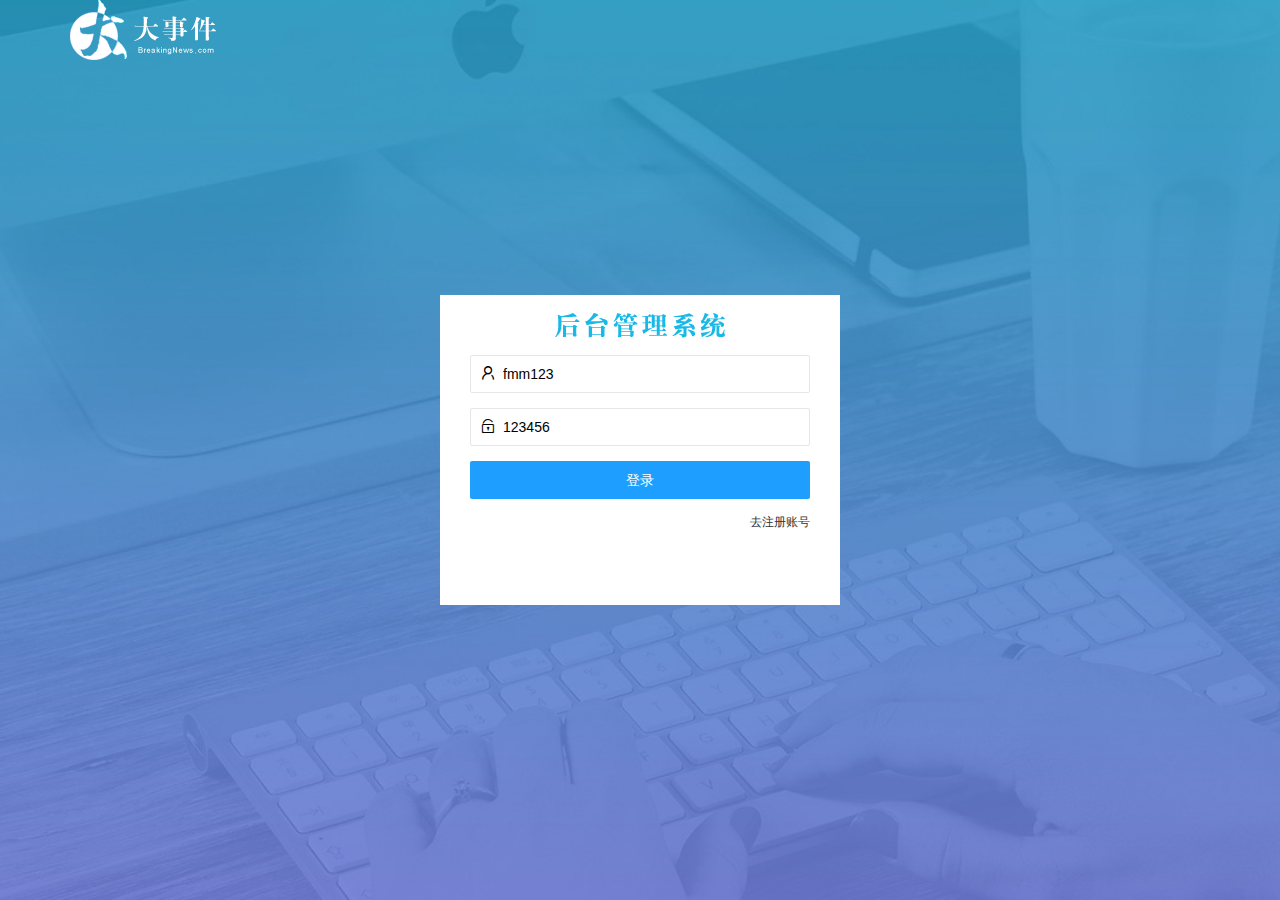
<file: login.html>
<!DOCTYPE html>
<html lang="en">

<head>
    <meta charset="UTF-8">
    <meta name="viewport" content="width=device-width, initial-scale=1.0">
    <title>Document</title>
    <link rel="stylesheet" href="/assets/lib/layui/css/layui.css">
    <link rel="stylesheet" href="/assets/css/login.css">
</head>

<body>
    <!-- 顶部logo -->
    <div class="layui-main">
        <img src="/assets/images/logo.png" alt="">
    </div>
    <!-- 注册和登录区域 -->
    <div class="loginAndRegBox">
        <!-- 登录注册标题 -->
        <div class="title-box">
        </div>
        <!-- 登录区域 -->
        <div class="login-box">
            <form class="layui-form" id="form_login">
                <!-- 用户名 -->
                <div class="layui-form-item">
                    <i class="layui-icon layui-icon-username"></i>
                    <input type="text" name="username" value="fmm123" required lay-verify="required" placeholder="请输入用户名"
                        autocomplete="off" class="layui-input">
                </div>
                <!-- 密码 -->
                <div class="layui-form-item">
                    <i class="layui-icon layui-icon-password"></i>
                    <input type="text" name="password" value="123456" required lay-verify="required|pwd" placeholder="请输入密码"
                        autocomplete="off" class="layui-input">
                </div>
                <!-- 提交 -->
                <div class="layui-form-item">
                    <button class="layui-btn layui-btn-fluid layui-btn-normal" lay-submit lay-filter="formDemo">登录</button>
                </div>
                <div class="layui-form-item links">
                    <a href="javascript:;" id="link_reg">去注册账号</a>
                </div>
            </form>

        </div>
        <!-- 注册区域 -->
        <div class="reg-box" style="display: none;" >
            <!-- 注册表单 -->
            <form class="layui-form" action="" id="form_reg">
                <!-- 用户名 -->
                <div class="layui-form-item">
                    <i class="layui-icon layui-icon-username"></i>
                    <input type="text" name="username" required lay-verify="required" placeholder="请输入用户名"
                        autocomplete="off" class="layui-input">
                </div>
                <!-- 密码 -->
                <div class="layui-form-item">
                    <i class="layui-icon layui-icon-password"></i>
                    <input type="text" name="password" required lay-verify="required|pwd" placeholder="请输入密码"
                        autocomplete="off" class="layui-input">
                </div>
                <!-- 确认密码 -->
                <div class="layui-form-item">
                    <i class="layui-icon layui-icon-password"></i>
                    <input type="text" name="repassword" required lay-verify="required|pwd|repwd" placeholder="再次确认密码"
                        autocomplete="off" class="layui-input">
                </div>
                <!-- 提交 -->
                <div class="layui-form-item">
                    <button class="layui-btn layui-btn-fluid layui-btn-normal" lay-submit>注册</button>
                </div>
                <div class="layui-form-item links">
                    <a href="javascript:;" id="link_login">去登录</a>
                </div>
            </form>
            
        </div>
    </div>

    <script src="/assets/lib/layui/layui.all.js"></script>
    <script src="/assets/lib/jquery.js"></script>
    <script src="/assets/js/baseAPI.js"></script>
    <script src="/assets/js/login.js"></script>
</body>

</html>
</file>
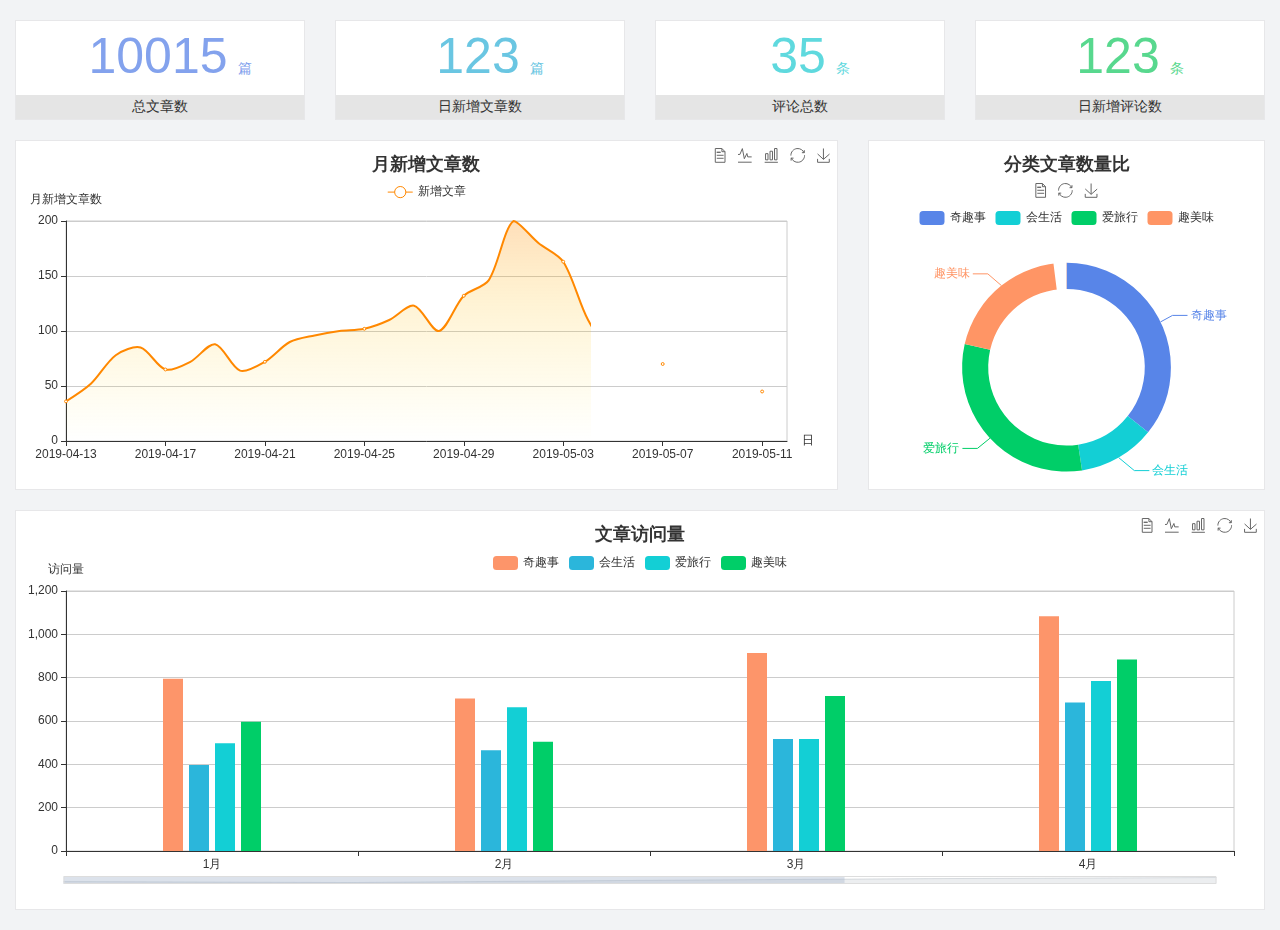
<file: home/dashboard.html>
<!DOCTYPE html>
<html lang="en">

<head>
  <meta charset="UTF-8">
  <meta name="viewport" content="width=device-width, initial-scale=1.0">
  <meta http-equiv="X-UA-Compatible" content="ie=edge">
  <title>图表统计</title>
  <link rel="stylesheet" href="../assets/lib/bootstrap.css" />
  <link rel="stylesheet" href="../assets/lib/main.css" />
  <script src="../assets/lib/jquery.js"></script>
  <script type="text/javascript" src="../assets/lib/echarts.min.js"></script>
</head>

<body>
  <div class="container-fluid">
    <div class="row spannel_list">
      <div class="col-sm-3 col-xs-6">
        <div class="spannel">
          <em>10015</em><span>篇</span>
          <b>总文章数</b>
        </div>
      </div>
      <div class="col-sm-3 col-xs-6">
        <div class="spannel scolor01">
          <em>123</em><span>篇</span>
          <b>日新增文章数</b>
        </div>
      </div>
      <div class="col-sm-3 col-xs-6">
        <div class="spannel scolor02">
          <em>35</em><span>条</span>
          <b>评论总数</b>
        </div>
      </div>
      <div class="col-sm-3 col-xs-6">
        <div class="spannel scolor03">
          <em>123</em><span>条</span>
          <b>日新增评论数</b>
        </div>
      </div>
    </div>
  </div>

  <div class="container-fluid">
    <div class="row curve-pie">
      <div class="col-lg-8 col-md-8">
        <div class="gragh_pannel" id="curve_show"></div>
      </div>
      <div class="col-lg-4 col-md-4">
        <div class="gragh_pannel" id="pie_show"></div>
      </div>
    </div>
  </div>

  <div class="container-fluid">
    <div class="column_pannel" id="column_show"></div>
  </div>

  <script>
    var oChart = echarts.init(document.getElementById('curve_show'));
    var aList_all = [
      { 'count': 36, 'date': '2019-04-13' },
      { 'count': 52, 'date': '2019-04-14' },
      { 'count': 78, 'date': '2019-04-15' },
      { 'count': 85, 'date': '2019-04-16' },
      { 'count': 65, 'date': '2019-04-17' },
      { 'count': 72, 'date': '2019-04-18' },
      { 'count': 88, 'date': '2019-04-19' },
      { 'count': 64, 'date': '2019-04-20' },
      { 'count': 72, 'date': '2019-04-21' },
      { 'count': 90, 'date': '2019-04-22' },
      { 'count': 96, 'date': '2019-04-23' },
      { 'count': 100, 'date': '2019-04-24' },
      { 'count': 102, 'date': '2019-04-25' },
      { 'count': 110, 'date': '2019-04-26' },
      { 'count': 123, 'date': '2019-04-27' },
      { 'count': 100, 'date': '2019-04-28' },
      { 'count': 132, 'date': '2019-04-29' },
      { 'count': 146, 'date': '2019-04-30' },
      { 'count': 200, 'date': '2019-05-01' },
      { 'count': 180, 'date': '2019-05-02' },
      { 'count': 163, 'date': '2019-05-03' },
      { 'count': 110, 'date': '2019-05-04' },
      { 'count': 80, 'date': '2019-05-05' },
      { 'count': 82, 'date': '2019-05-06' },
      { 'count': 70, 'date': '2019-05-07' },
      { 'count': 65, 'date': '2019-05-08' },
      { 'count': 54, 'date': '2019-05-09' },
      { 'count': 40, 'date': '2019-05-10' },
      { 'count': 45, 'date': '2019-05-11' },
      { 'count': 38, 'date': '2019-05-12' },
    ];

    let aCount = [];
    let aDate = [];

    for (var i = 0; i < aList_all.length; i++) {
      aCount.push(aList_all[i].count);
      aDate.push(aList_all[i].date);
    }

    var chartopt = {
      title: {
        text: '月新增文章数',
        left: 'center',
        top: '10'
      },
      tooltip: {
        trigger: 'axis'
      },
      legend: {
        data: ['新增文章'],
        top: '40'
      },
      toolbox: {
        show: true,
        feature: {
          mark: { show: true },
          dataView: { show: true, readOnly: false },
          magicType: { show: true, type: ['line', 'bar'] },
          restore: { show: true },
          saveAsImage: { show: true }
        }
      },
      calculable: true,
      xAxis: [
        {
          name: '日',
          type: 'category',
          boundaryGap: false,
          data: aDate
        }
      ],
      yAxis: [
        {
          name: '月新增文章数',
          type: 'value'
        }
      ],
      series: [
        {
          name: '新增文章',
          type: 'line',
          smooth: true,
          itemStyle: { normal: { areaStyle: { type: 'default' }, color: '#f80' }, lineStyle: { color: '#f80' } },
          data: aCount
        }],
      areaStyle: {
        normal: {
          color: new echarts.graphic.LinearGradient(0, 0, 0, 1, [{
            offset: 0,
            color: 'rgba(255,136,0,0.39)'
          }, {
            offset: .34,
            color: 'rgba(255,180,0,0.25)'
          }, {
            offset: 1,
            color: 'rgba(255,222,0,0.00)'
          }])

        }
      },
      grid: {
        show: true,
        x: 50,
        x2: 50,
        y: 80,
        height: 220
      }
    };

    oChart.setOption(chartopt);


    var oPie = echarts.init(document.getElementById('pie_show'));
    var oPieopt =
    {
      title: {
        top: 10,
        text: '分类文章数量比',
        x: 'center'
      },
      tooltip: {
        trigger: 'item',
        formatter: "{a} <br/>{b} : {c} ({d}%)"
      },
      color: ['#5885e8', '#13cfd5', '#00ce68', '#ff9565'],
      legend: {
        x: 'center',
        top: 65,
        data: ['奇趣事', '会生活', '爱旅行', '趣美味']
      },
      toolbox: {
        show: true,
        x: 'center',
        top: 35,
        feature: {
          mark: { show: true },
          dataView: { show: true, readOnly: false },
          magicType: {
            show: true,
            type: ['pie', 'funnel'],
            option: {
              funnel: {
                x: '25%',
                width: '50%',
                funnelAlign: 'left',
                max: 1548
              }
            }
          },
          restore: { show: true },
          saveAsImage: { show: true }
        }
      },
      calculable: true,
      series: [
        {
          name: '访问来源',
          type: 'pie',
          radius: ['45%', '60%'],
          center: ['50%', '65%'],
          data: [
            { value: 300, name: '奇趣事' },
            { value: 100, name: '会生活' },
            { value: 260, name: '爱旅行' },
            { value: 180, name: '趣美味' }
          ]
        }
      ]
    };
    oPie.setOption(oPieopt);



    var oColumn = this.echarts.init(document.getElementById('column_show'));
    var oColumnopt =
    {
      title: {
        text: '文章访问量',
        left: 'center',
        top: '10'
      },
      tooltip: {
        trigger: 'axis'
      },
      legend: {
        data: ['奇趣事', '会生活', '爱旅行', '趣美味'],
        top: '40'
      },
      toolbox: {
        show: true,
        feature: {
          mark: { show: true },
          dataView: { show: true, readOnly: false },
          magicType: { show: true, type: ['line', 'bar'] },
          restore: { show: true },
          saveAsImage: { show: true }
        }
      },
      calculable: true,
      xAxis: [
        {
          type: 'category',
          data: ['1月', '2月', '3月', '4月', '5月']
        }
      ],
      yAxis: [
        {
          name: '访问量',
          type: 'value'
        }
      ],
      series: [
        {
          name: '奇趣事',
          type: 'bar',
          barWidth: 20,
          itemStyle: {
            normal: { areaStyle: { type: 'default' }, color: '#fd956a' }
          },
          data: [800, 708, 920, 1090, 1200]
        },
        {
          name: '会生活',
          type: 'bar',
          barWidth: 20,
          itemStyle: {
            normal: { areaStyle: { type: 'default' }, color: '#2bb6db' }
          },
          data: [400, 468, 520, 690, 800]
        },
        {
          name: '爱旅行',
          type: 'bar',
          barWidth: 20,
          itemStyle: {
            normal: { areaStyle: { type: 'default' }, color: '#13cfd5' }
          },
          data: [500, 668, 520, 790, 900]
        },
        {
          name: '趣美味',
          type: 'bar',
          barWidth: 20,
          itemStyle: {
            normal: { areaStyle: { type: 'default' }, color: '#00ce68' }
          },
          data: [600, 508, 720, 890, 1000]
        }
      ],
      grid: {
        show: true,
        x: 50,
        x2: 30,
        y: 80,
        height: 260
      },
      dataZoom: [//给x轴设置滚动条
        {
          start: 0,//默认为0
          end: 100 - 1000 / 31,//默认为100
          type: 'slider',
          show: true,
          xAxisIndex: [0],
          handleSize: 0,//滑动条的 左右2个滑动条的大小
          height: 8,//组件高度
          left: 45, //左边的距离
          right: 50,//右边的距离
          bottom: 26,//右边的距离
          handleColor: '#ddd',//h滑动图标的颜色
          handleStyle: {
            borderColor: "#cacaca",
            borderWidth: "1",
            shadowBlur: 2,
            background: "#ddd",
            shadowColor: "#ddd",
          }
        }]
    };
    oColumn.setOption(oColumnopt);
  </script>
</body>

</html>
</file>
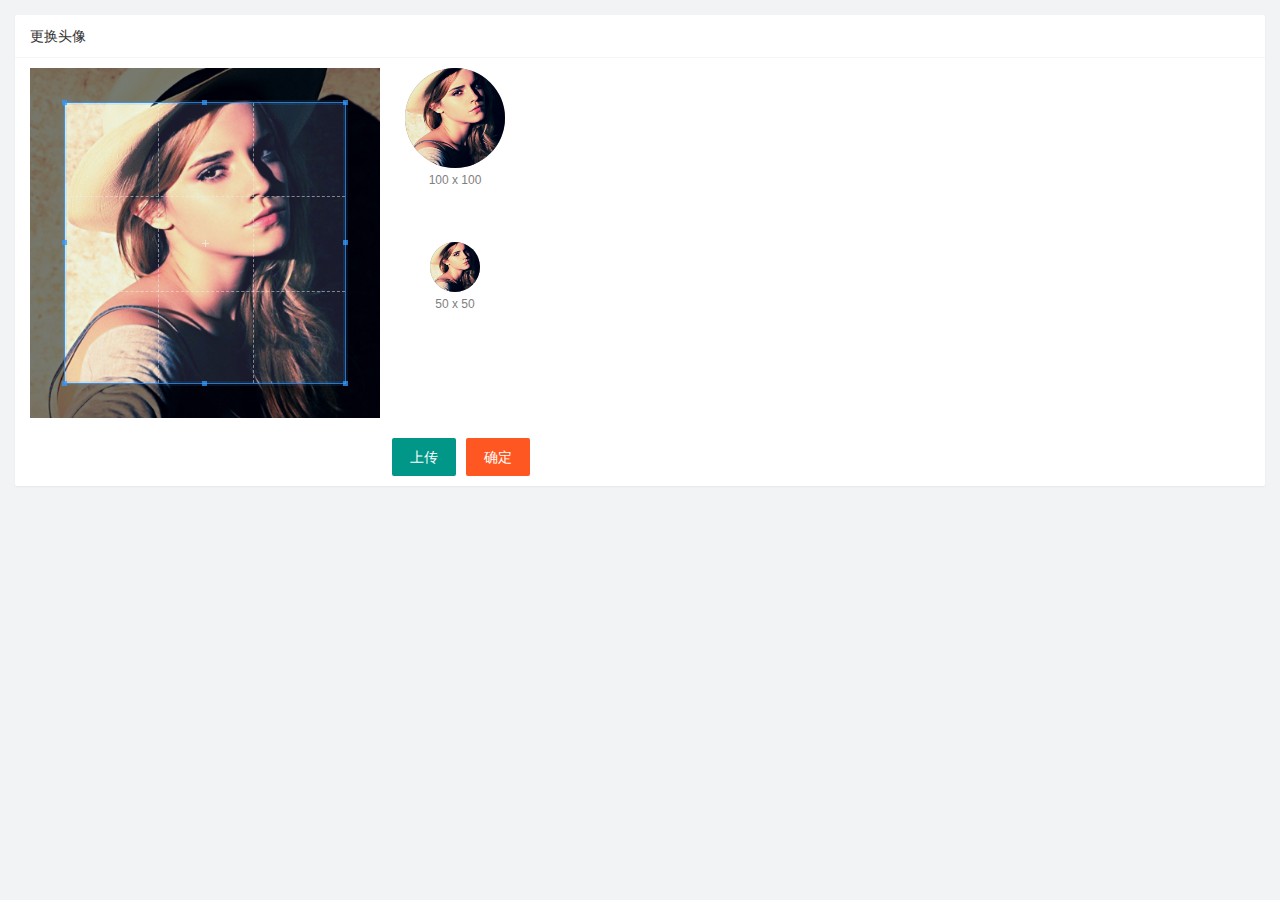
<file: user/user_avatar.html>
<!DOCTYPE html>
<html lang="en">

<head>
    <meta charset="UTF-8">
    <meta name="viewport" content="width=device-width, initial-scale=1.0">
    <title>Document</title>
    <link rel="stylesheet" href="/assets/lib/layui/css/layui.css">
    <link rel="stylesheet" href="/assets/lib/cropper/cropper.css" />
    <link rel="stylesheet" href="/assets/css/user/user_avatar.css">
</head>

<body>
    <div class="layui-card">
        <div class="layui-card-header">更换头像</div>
        <div class="layui-card-body">
            <!-- 第一行的图片裁剪和预览区域 -->
            <div class="row1">
                <!-- 图片裁剪区域 -->
                <div class="cropper-box">
                    <!-- 这个 img 标签很重要，将来会把它初始化为裁剪区域 -->
                    <img id="image" src="/assets/images/sample.jpg" />
                </div>
                <!-- 图片的预览区域 -->
                <div class="preview-box">
                    <div>
                        <!-- 宽高为 100px 的预览区域 -->
                        <div class="img-preview w100"></div>
                        <p class="size">100 x 100</p>
                    </div>
                    <div>
                        <!-- 宽高为 50px 的预览区域 -->
                        <div class="img-preview w50"></div>
                        <p class="size">50 x 50</p>
                    </div>
                </div>
            </div>

            <!-- 第二行的按钮区域 -->
            <div class="row2">
                <input type="file" id="file" accept="image/png,image/jpeg" style="display: none;">
                <button id="btnChooseImage"type="button" class="layui-btn">上传</button>
                <button id="btnUpLoad" type="button" class="layui-btn layui-btn-danger">确定</button>
            </div>
        </div>
    </div>
    <script src="/assets/lib/layui/layui.all.js"></script>
    <script src="/assets/lib/jquery.js"></script>
    <script src="/assets/js/baseAPI.js"></script>
    <script src="/assets/lib/cropper/Cropper.js"></script>
    <script src="/assets/lib/cropper/jquery-cropper.js"></script>
    <script src="/assets/js/user/user_avatar.js"></script>
</body>

</html>
</file>
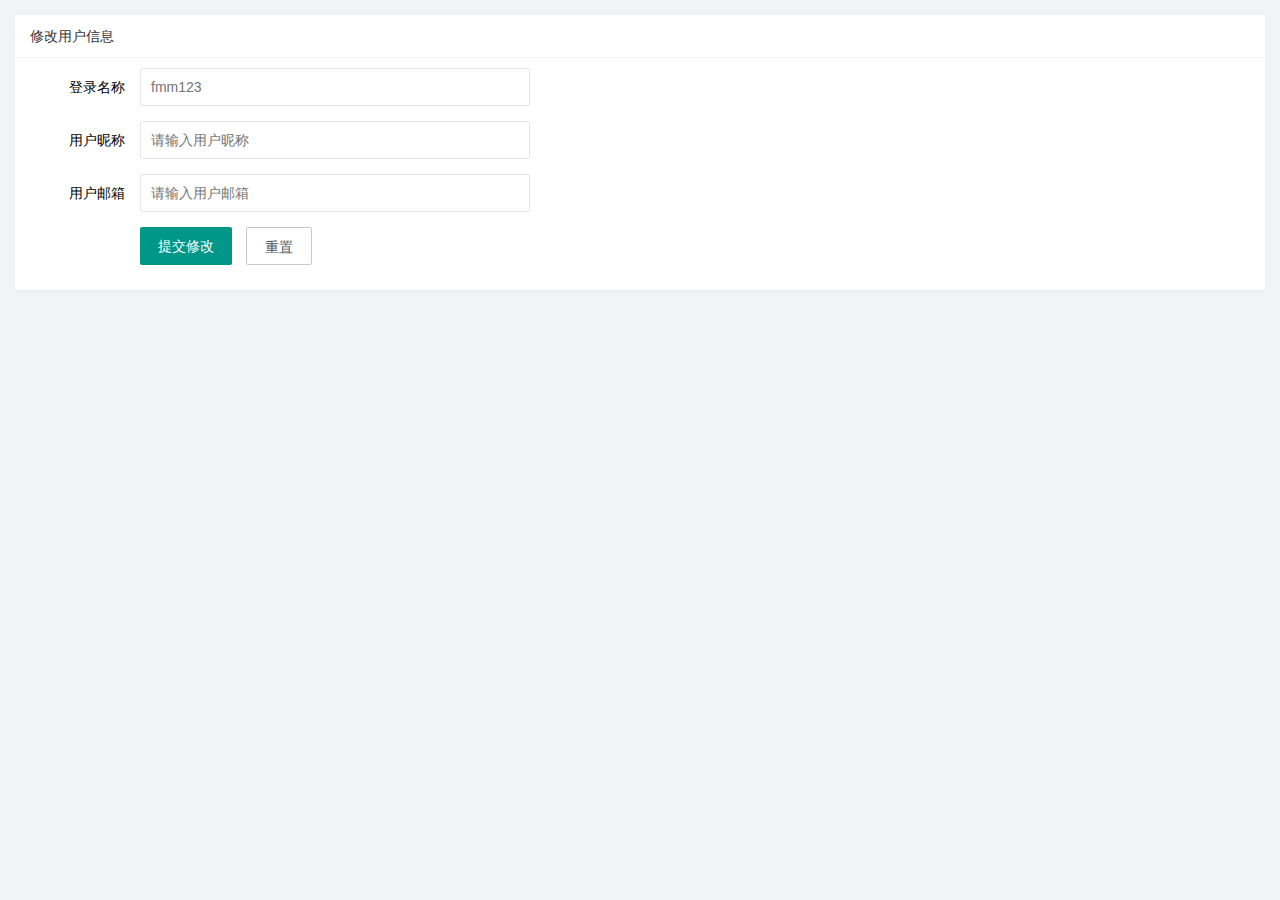
<file: user/user_info.html>
<!DOCTYPE html>
<html lang="en">

<head>
    <meta charset="UTF-8">
    <meta name="viewport" content="width=device-width, initial-scale=1.0">
    <title>Document</title>
    <link rel="stylesheet" href="/assets/lib/layui/css/layui.css">
    <link rel="stylesheet" href="/assets/css/user/user_info.css">
</head>

<body>
    <div class="layui-card">
        <div class="layui-card-header">修改用户信息</div>
        <div class="layui-card-body">
            <!-- form表单 -->
            <form class="layui-form" lay-filter = "formUserInfo">
                <!-- 隐藏域保存 id -->
                <input type="hidden" name="id">
                <!-- 1.登录名称 -->
                <div class="layui-form-item">
                    <label class="layui-form-label">登录名称</label>
                    <div class="layui-input-block">
                        <input type="text" readonly  name="username" required lay-verify="required" placeholder="fmm123"
                            autocomplete="off" class="layui-input">
                    </div>
                </div>
                <!-- 2.用户昵称 -->
                <div class="layui-form-item">
                    <label class="layui-form-label">用户昵称</label>
                    <div class="layui-input-block">
                        <input type="text" name="nickname" required lay-verify="required|nickname" placeholder="请输入用户昵称"
                            autocomplete="off" class="layui-input">
                    </div>
                </div>
                <!-- 3.用户邮箱 -->
                <div class="layui-form-item">
                    <label class="layui-form-label">用户邮箱</label>
                    <div class="layui-input-block">
                        <input type="email" name="email" required lay-verify="required" placeholder="请输入用户邮箱"
                            autocomplete="off" class="layui-input">
                    </div>
                </div>
                <!-- 4. -->
                <div class="layui-form-item">
                    <div class="layui-input-block">
                        <button class="layui-btn" lay-submit lay-filter="formDemo">提交修改</button>
                        <button id="btnreset" type="reset" class="layui-btn layui-btn-primary">重置</button>
                    </div>
                </div>
            </form>
        </div>
    </div>
    
    <script src="/assets/lib/layui/layui.all.js"></script>
    <script src="/assets/lib/jquery.js"></script>
    <script src="/assets/js/baseAPI.js"></script>
    <script src="/assets/js/user/user_info.js"></script>
</body>

</html>
</file>
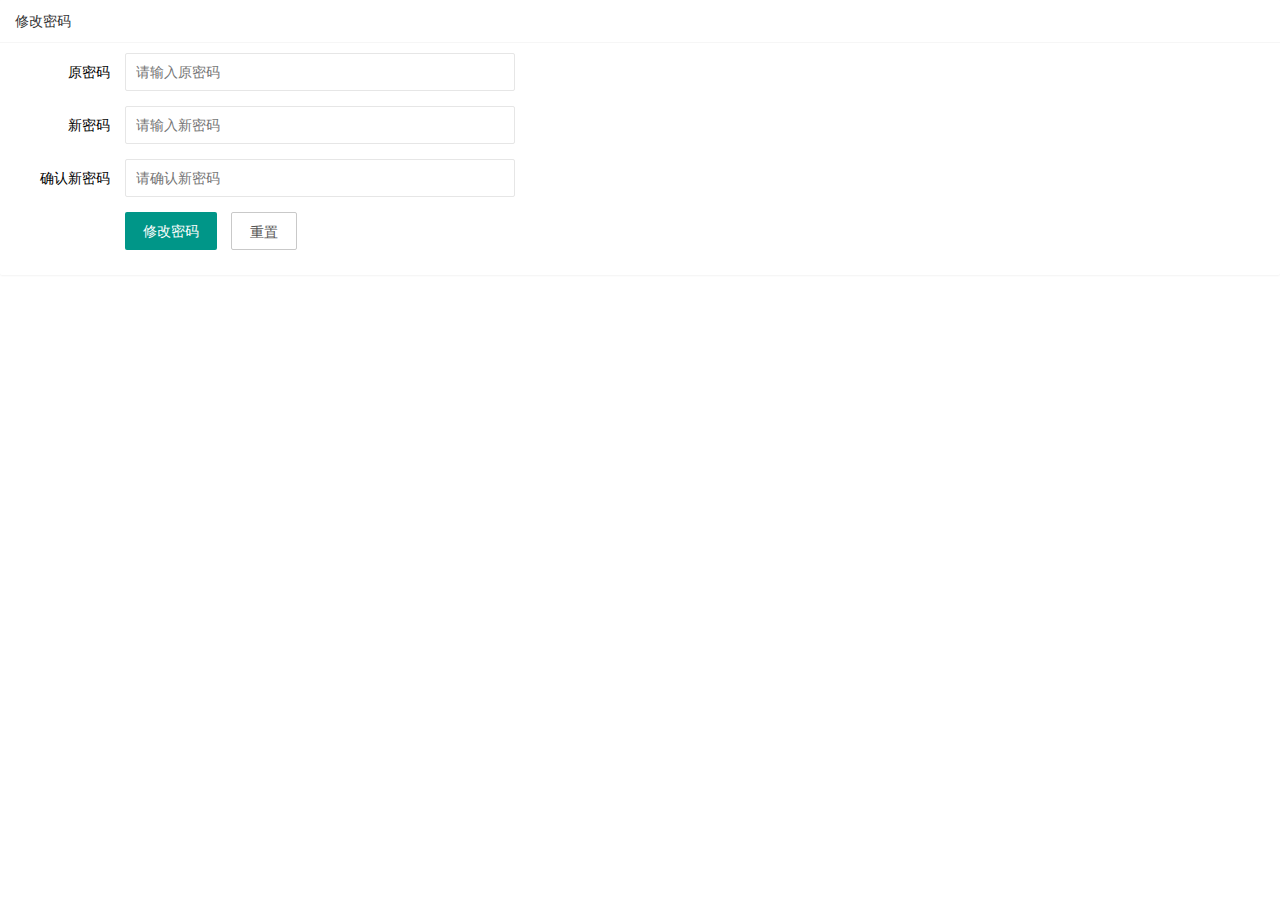
<file: user/user_pwd.html>
<!DOCTYPE html>
<html lang="en">

<head>
    <meta charset="UTF-8">
    <meta name="viewport" content="width=device-width, initial-scale=1.0">
    <title>Document</title>
    <link rel="stylesheet" href="/assets/lib/layui/css/layui.css">
    <link rel="stylesheet" href="/assets/css/user/user_pwd.css">
</head>

<body>
    <div class="layui-card">
        <div class="layui-card-header">修改密码</div>
        <div class="layui-card-body">
            <!-- form表单 -->
            <form class="layui-form" lay-filter = "formUserInfo">
                <!-- 隐藏域保存 id -->
                <input type="hidden" name="id">
                <!-- 1. -->
                <div class="layui-form-item">
                    <label class="layui-form-label">原密码</label>
                    <div class="layui-input-block">
                        <input type="text" name="oldPwd" required lay-verify="required|pass" placeholder="请输入原密码"
                            autocomplete="off" class="layui-input">
                    </div>
                </div>
                <!-- 2. -->
                <div class="layui-form-item">
                    <label class="layui-form-label">新密码</label>
                    <div class="layui-input-block">
                        <input type="text" name="newPwd" required lay-verify="required|pass|sampass" placeholder="请输入新密码"
                            autocomplete="off" class="layui-input">
                    </div>
                </div>
                <!-- 3. -->
                <div class="layui-form-item">
                    <label class="layui-form-label">确认新密码</label>
                    <div class="layui-input-block">
                        <input type="text" name="rePwd" required lay-verify="required|pass|repass" placeholder="请确认新密码"
                            autocomplete="off" class="layui-input">
                    </div>
                </div>
                <!-- 4. -->
                <div class="layui-form-item">
                    <div class="layui-input-block">
                        <button class="layui-btn" lay-submit lay-filter="formDemo">修改密码</button>
                        <button  type="reset" class="layui-btn layui-btn-primary">重置</button>
                    </div>
                </div>
            </form>
        </div>
    </div>
    
    <script src="/assets/lib/layui/layui.all.js"></script>
    <script src="/assets/lib/jquery.js"></script>
    <script src="/assets/js/baseAPI.js"></script>
    <script src="/assets/js/user/user_pwd.js"></script>
</body>

</html>
</file>
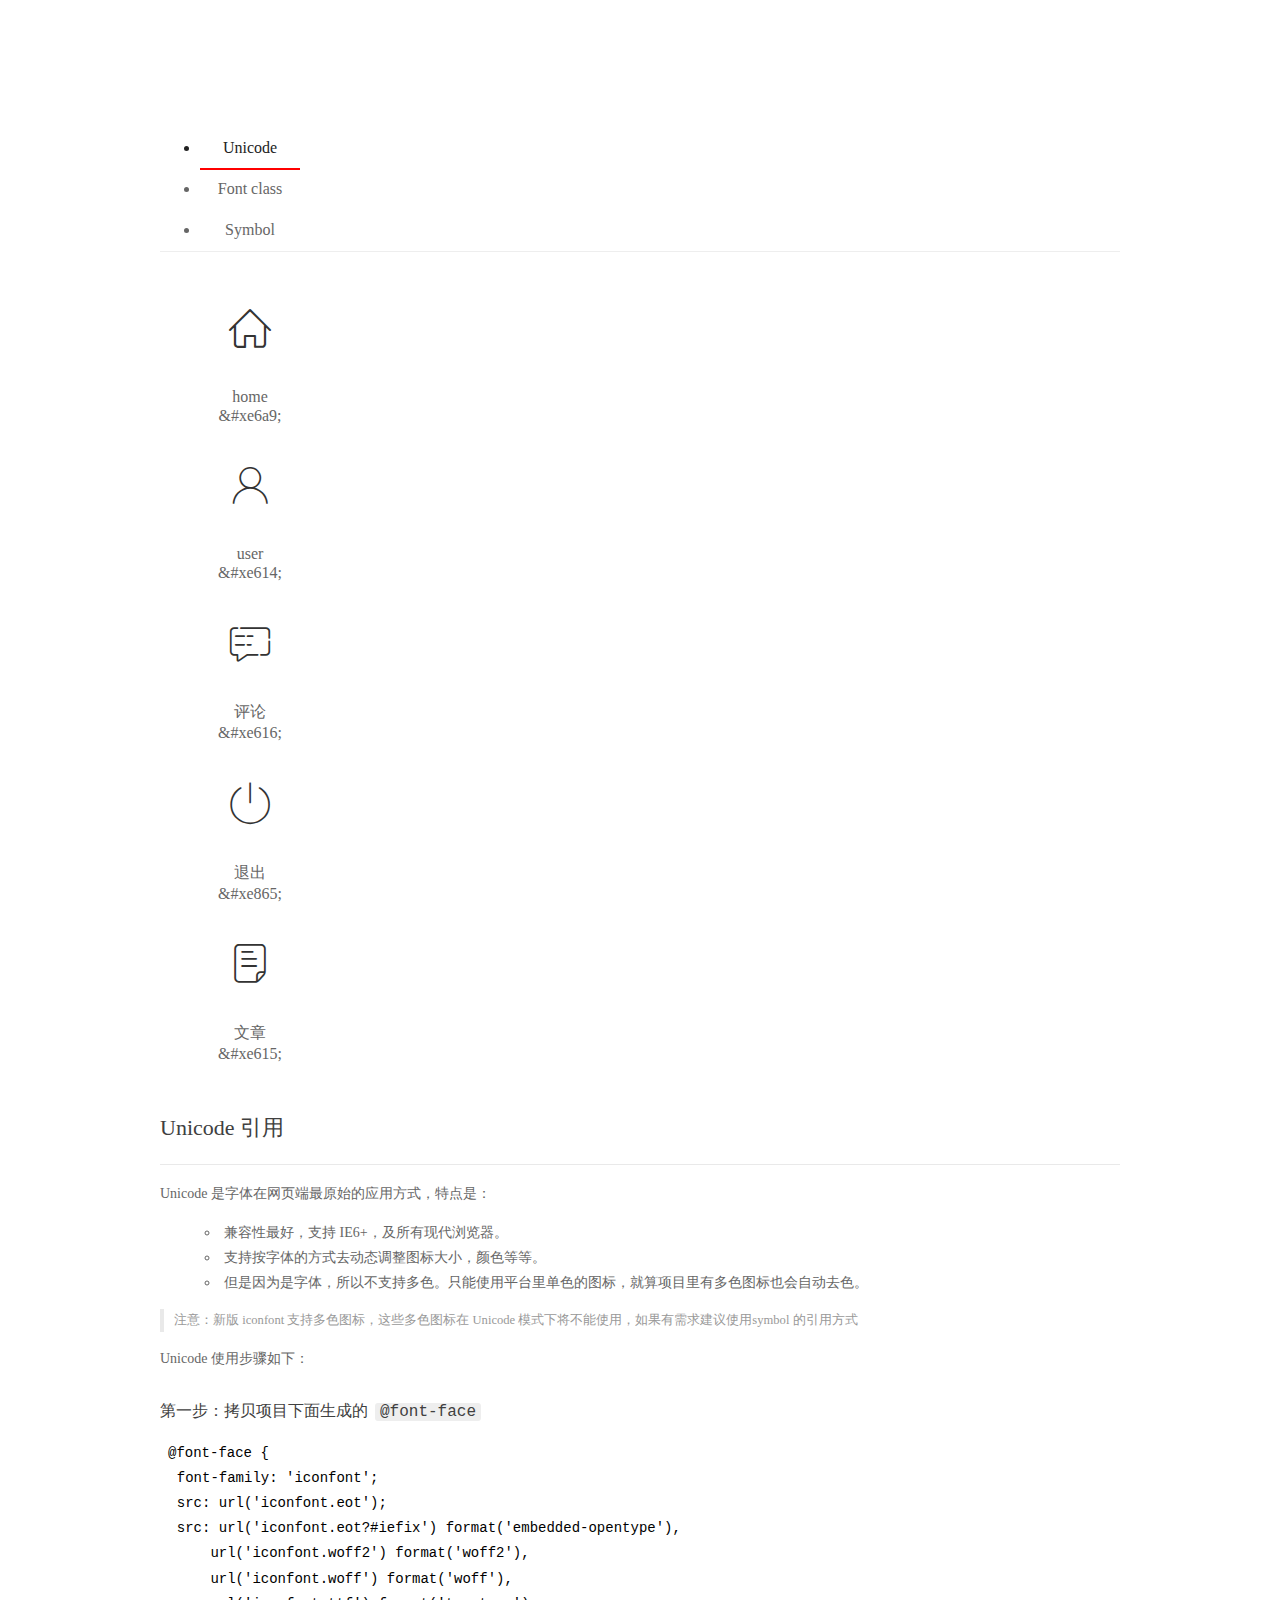
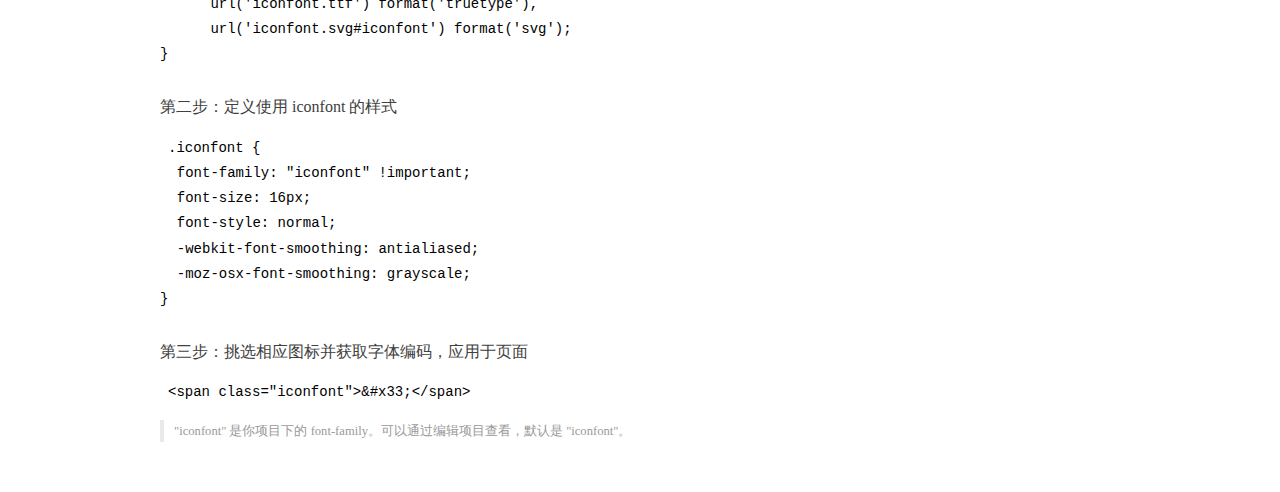
<file: assets/fonts/demo_index.html>
<!DOCTYPE html>
<html>
<head>
  <meta charset="utf-8"/>
  <title>IconFont Demo</title>
  <link rel="shortcut icon" href="https://gtms04.alicdn.com/tps/i4/TB1_oz6GVXXXXaFXpXXJDFnIXXX-64-64.ico" type="image/x-icon"/>
  <link rel="stylesheet" href="https://g.alicdn.com/thx/cube/1.3.2/cube.min.css">
  <link rel="stylesheet" href="demo.css">
  <link rel="stylesheet" href="iconfont.css">
  <script src="iconfont.js"></script>
  <!-- jQuery -->
  <script src="https://a1.alicdn.com/oss/uploads/2018/12/26/7bfddb60-08e8-11e9-9b04-53e73bb6408b.js"></script>
  <!-- 代码高亮 -->
  <script src="https://a1.alicdn.com/oss/uploads/2018/12/26/a3f714d0-08e6-11e9-8a15-ebf944d7534c.js"></script>
</head>
<body>
  <div class="main">
    <h1 class="logo"><a href="https://www.iconfont.cn/" title="iconfont 首页" target="_blank">&#xe86b;</a></h1>
    <div class="nav-tabs">
      <ul id="tabs" class="dib-box">
        <li class="dib active"><span>Unicode</span></li>
        <li class="dib"><span>Font class</span></li>
        <li class="dib"><span>Symbol</span></li>
      </ul>
      
    </div>
    <div class="tab-container">
      <div class="content unicode" style="display: block;">
          <ul class="icon_lists dib-box">
          
            <li class="dib">
              <span class="icon iconfont">&#xe6a9;</span>
                <div class="name">home</div>
                <div class="code-name">&amp;#xe6a9;</div>
              </li>
          
            <li class="dib">
              <span class="icon iconfont">&#xe614;</span>
                <div class="name">user</div>
                <div class="code-name">&amp;#xe614;</div>
              </li>
          
            <li class="dib">
              <span class="icon iconfont">&#xe616;</span>
                <div class="name">评论</div>
                <div class="code-name">&amp;#xe616;</div>
              </li>
          
            <li class="dib">
              <span class="icon iconfont">&#xe865;</span>
                <div class="name">退出</div>
                <div class="code-name">&amp;#xe865;</div>
              </li>
          
            <li class="dib">
              <span class="icon iconfont">&#xe615;</span>
                <div class="name">文章</div>
                <div class="code-name">&amp;#xe615;</div>
              </li>
          
          </ul>
          <div class="article markdown">
          <h2 id="unicode-">Unicode 引用</h2>
          <hr>

          <p>Unicode 是字体在网页端最原始的应用方式，特点是：</p>
          <ul>
            <li>兼容性最好，支持 IE6+，及所有现代浏览器。</li>
            <li>支持按字体的方式去动态调整图标大小，颜色等等。</li>
            <li>但是因为是字体，所以不支持多色。只能使用平台里单色的图标，就算项目里有多色图标也会自动去色。</li>
          </ul>
          <blockquote>
            <p>注意：新版 iconfont 支持多色图标，这些多色图标在 Unicode 模式下将不能使用，如果有需求建议使用symbol 的引用方式</p>
          </blockquote>
          <p>Unicode 使用步骤如下：</p>
          <h3 id="-font-face">第一步：拷贝项目下面生成的 <code>@font-face</code></h3>
<pre><code class="language-css"
>@font-face {
  font-family: 'iconfont';
  src: url('iconfont.eot');
  src: url('iconfont.eot?#iefix') format('embedded-opentype'),
      url('iconfont.woff2') format('woff2'),
      url('iconfont.woff') format('woff'),
      url('iconfont.ttf') format('truetype'),
      url('iconfont.svg#iconfont') format('svg');
}
</code></pre>
          <h3 id="-iconfont-">第二步：定义使用 iconfont 的样式</h3>
<pre><code class="language-css"
>.iconfont {
  font-family: "iconfont" !important;
  font-size: 16px;
  font-style: normal;
  -webkit-font-smoothing: antialiased;
  -moz-osx-font-smoothing: grayscale;
}
</code></pre>
          <h3 id="-">第三步：挑选相应图标并获取字体编码，应用于页面</h3>
<pre>
<code class="language-html"
>&lt;span class="iconfont"&gt;&amp;#x33;&lt;/span&gt;
</code></pre>
          <blockquote>
            <p>"iconfont" 是你项目下的 font-family。可以通过编辑项目查看，默认是 "iconfont"。</p>
          </blockquote>
          </div>
      </div>
      <div class="content font-class">
        <ul class="icon_lists dib-box">
          
          <li class="dib">
            <span class="icon iconfont icon-home"></span>
            <div class="name">
              home
            </div>
            <div class="code-name">.icon-home
            </div>
          </li>
          
          <li class="dib">
            <span class="icon iconfont icon-user"></span>
            <div class="name">
              user
            </div>
            <div class="code-name">.icon-user
            </div>
          </li>
          
          <li class="dib">
            <span class="icon iconfont icon-pinglun"></span>
            <div class="name">
              评论
            </div>
            <div class="code-name">.icon-pinglun
            </div>
          </li>
          
          <li class="dib">
            <span class="icon iconfont icon-tuichu"></span>
            <div class="name">
              退出
            </div>
            <div class="code-name">.icon-tuichu
            </div>
          </li>
          
          <li class="dib">
            <span class="icon iconfont icon-16"></span>
            <div class="name">
              文章
            </div>
            <div class="code-name">.icon-16
            </div>
          </li>
          
        </ul>
        <div class="article markdown">
        <h2 id="font-class-">font-class 引用</h2>
        <hr>

        <p>font-class 是 Unicode 使用方式的一种变种，主要是解决 Unicode 书写不直观，语意不明确的问题。</p>
        <p>与 Unicode 使用方式相比，具有如下特点：</p>
        <ul>
          <li>兼容性良好，支持 IE8+，及所有现代浏览器。</li>
          <li>相比于 Unicode 语意明确，书写更直观。可以很容易分辨这个 icon 是什么。</li>
          <li>因为使用 class 来定义图标，所以当要替换图标时，只需要修改 class 里面的 Unicode 引用。</li>
          <li>不过因为本质上还是使用的字体，所以多色图标还是不支持的。</li>
        </ul>
        <p>使用步骤如下：</p>
        <h3 id="-fontclass-">第一步：引入项目下面生成的 fontclass 代码：</h3>
<pre><code class="language-html">&lt;link rel="stylesheet" href="./iconfont.css"&gt;
</code></pre>
        <h3 id="-">第二步：挑选相应图标并获取类名，应用于页面：</h3>
<pre><code class="language-html">&lt;span class="iconfont icon-xxx"&gt;&lt;/span&gt;
</code></pre>
        <blockquote>
          <p>"
            iconfont" 是你项目下的 font-family。可以通过编辑项目查看，默认是 "iconfont"。</p>
        </blockquote>
      </div>
      </div>
      <div class="content symbol">
          <ul class="icon_lists dib-box">
          
            <li class="dib">
                <svg class="icon svg-icon" aria-hidden="true">
                  <use xlink:href="#icon-home"></use>
                </svg>
                <div class="name">home</div>
                <div class="code-name">#icon-home</div>
            </li>
          
            <li class="dib">
                <svg class="icon svg-icon" aria-hidden="true">
                  <use xlink:href="#icon-user"></use>
                </svg>
                <div class="name">user</div>
                <div class="code-name">#icon-user</div>
            </li>
          
            <li class="dib">
                <svg class="icon svg-icon" aria-hidden="true">
                  <use xlink:href="#icon-pinglun"></use>
                </svg>
                <div class="name">评论</div>
                <div class="code-name">#icon-pinglun</div>
            </li>
          
            <li class="dib">
                <svg class="icon svg-icon" aria-hidden="true">
                  <use xlink:href="#icon-tuichu"></use>
                </svg>
                <div class="name">退出</div>
                <div class="code-name">#icon-tuichu</div>
            </li>
          
            <li class="dib">
                <svg class="icon svg-icon" aria-hidden="true">
                  <use xlink:href="#icon-16"></use>
                </svg>
                <div class="name">文章</div>
                <div class="code-name">#icon-16</div>
            </li>
          
          </ul>
          <div class="article markdown">
          <h2 id="symbol-">Symbol 引用</h2>
          <hr>

          <p>这是一种全新的使用方式，应该说这才是未来的主流，也是平台目前推荐的用法。相关介绍可以参考这篇<a href="">文章</a>
            这种用法其实是做了一个 SVG 的集合，与另外两种相比具有如下特点：</p>
          <ul>
            <li>支持多色图标了，不再受单色限制。</li>
            <li>通过一些技巧，支持像字体那样，通过 <code>font-size</code>, <code>color</code> 来调整样式。</li>
            <li>兼容性较差，支持 IE9+，及现代浏览器。</li>
            <li>浏览器渲染 SVG 的性能一般，还不如 png。</li>
          </ul>
          <p>使用步骤如下：</p>
          <h3 id="-symbol-">第一步：引入项目下面生成的 symbol 代码：</h3>
<pre><code class="language-html">&lt;script src="./iconfont.js"&gt;&lt;/script&gt;
</code></pre>
          <h3 id="-css-">第二步：加入通用 CSS 代码（引入一次就行）：</h3>
<pre><code class="language-html">&lt;style&gt;
.icon {
  width: 1em;
  height: 1em;
  vertical-align: -0.15em;
  fill: currentColor;
  overflow: hidden;
}
&lt;/style&gt;
</code></pre>
          <h3 id="-">第三步：挑选相应图标并获取类名，应用于页面：</h3>
<pre><code class="language-html">&lt;svg class="icon" aria-hidden="true"&gt;
  &lt;use xlink:href="#icon-xxx"&gt;&lt;/use&gt;
&lt;/svg&gt;
</code></pre>
          </div>
      </div>

    </div>
  </div>
  <script>
  $(document).ready(function () {
      $('.tab-container .content:first').show()

      $('#tabs li').click(function (e) {
        var tabContent = $('.tab-container .content')
        var index = $(this).index()

        if ($(this).hasClass('active')) {
          return
        } else {
          $('#tabs li').removeClass('active')
          $(this).addClass('active')

          tabContent.hide().eq(index).fadeIn()
        }
      })
    })
  </script>
</body>
</html>
</file>
<file: assets/lib/layui/css/layui.css>
/** layui-v2.5.5 MIT License By https://www.layui.com */
 .layui-inline,img{display:inline-block;vertical-align:middle}h1,h2,h3,h4,h5,h6{font-weight:400}.layui-edge,.layui-header,.layui-inline,.layui-main{position:relative}.layui-body,.layui-edge,.layui-elip{overflow:hidden}.layui-btn,.layui-edge,.layui-inline,img{vertical-align:middle}.layui-btn,.layui-disabled,.layui-icon,.layui-unselect{-moz-user-select:none;-webkit-user-select:none;-ms-user-select:none}.layui-elip,.layui-form-checkbox span,.layui-form-pane .layui-form-label{text-overflow:ellipsis;white-space:nowrap}.layui-breadcrumb,.layui-tree-btnGroup{visibility:hidden}blockquote,body,button,dd,div,dl,dt,form,h1,h2,h3,h4,h5,h6,input,li,ol,p,pre,td,textarea,th,ul{margin:0;padding:0;-webkit-tap-highlight-color:rgba(0,0,0,0)}a:active,a:hover{outline:0}img{border:none}li{list-style:none}table{border-collapse:collapse;border-spacing:0}h4,h5,h6{font-size:100%}button,input,optgroup,option,select,textarea{font-family:inherit;font-size:inherit;font-style:inherit;font-weight:inherit;outline:0}pre{white-space:pre-wrap;white-space:-moz-pre-wrap;white-space:-pre-wrap;white-space:-o-pre-wrap;word-wrap:break-word}body{line-height:24px;font:14px Helvetica Neue,Helvetica,PingFang SC,Tahoma,Arial,sans-serif}hr{height:1px;margin:10px 0;border:0;clear:both}a{color:#333;text-decoration:none}a:hover{color:#777}a cite{font-style:normal;*cursor:pointer}.layui-border-box,.layui-border-box *{box-sizing:border-box}.layui-box,.layui-box *{box-sizing:content-box}.layui-clear{clear:both;*zoom:1}.layui-clear:after{content:'\20';clear:both;*zoom:1;display:block;height:0}.layui-inline{*display:inline;*zoom:1}.layui-edge{display:inline-block;width:0;height:0;border-width:6px;border-style:dashed;border-color:transparent}.layui-edge-top{top:-4px;border-bottom-color:#999;border-bottom-style:solid}.layui-edge-right{border-left-color:#999;border-left-style:solid}.layui-edge-bottom{top:2px;border-top-color:#999;border-top-style:solid}.layui-edge-left{border-right-color:#999;border-right-style:solid}.layui-disabled,.layui-disabled:hover{color:#d2d2d2!important;cursor:not-allowed!important}.layui-circle{border-radius:100%}.layui-show{display:block!important}.layui-hide{display:none!important}@font-face{font-family:layui-icon;src:url(../font/iconfont.eot?v=250);src:url(../font/iconfont.eot?v=250#iefix) format('embedded-opentype'),url(../font/iconfont.woff2?v=250) format('woff2'),url(../font/iconfont.woff?v=250) format('woff'),url(../font/iconfont.ttf?v=250) format('truetype'),url(../font/iconfont.svg?v=250#layui-icon) format('svg')}.layui-icon{font-family:layui-icon!important;font-size:16px;font-style:normal;-webkit-font-smoothing:antialiased;-moz-osx-font-smoothing:grayscale}.layui-icon-reply-fill:before{content:"\e611"}.layui-icon-set-fill:before{content:"\e614"}.layui-icon-menu-fill:before{content:"\e60f"}.layui-icon-search:before{content:"\e615"}.layui-icon-share:before{content:"\e641"}.layui-icon-set-sm:before{content:"\e620"}.layui-icon-engine:before{content:"\e628"}.layui-icon-close:before{content:"\1006"}.layui-icon-close-fill:before{content:"\1007"}.layui-icon-chart-screen:before{content:"\e629"}.layui-icon-star:before{content:"\e600"}.layui-icon-circle-dot:before{content:"\e617"}.layui-icon-chat:before{content:"\e606"}.layui-icon-release:before{content:"\e609"}.layui-icon-list:before{content:"\e60a"}.layui-icon-chart:before{content:"\e62c"}.layui-icon-ok-circle:before{content:"\1005"}.layui-icon-layim-theme:before{content:"\e61b"}.layui-icon-table:before{content:"\e62d"}.layui-icon-right:before{content:"\e602"}.layui-icon-left:before{content:"\e603"}.layui-icon-cart-simple:before{content:"\e698"}.layui-icon-face-cry:before{content:"\e69c"}.layui-icon-face-smile:before{content:"\e6af"}.layui-icon-survey:before{content:"\e6b2"}.layui-icon-tree:before{content:"\e62e"}.layui-icon-upload-circle:before{content:"\e62f"}.layui-icon-add-circle:before{content:"\e61f"}.layui-icon-download-circle:before{content:"\e601"}.layui-icon-templeate-1:before{content:"\e630"}.layui-icon-util:before{content:"\e631"}.layui-icon-face-surprised:before{content:"\e664"}.layui-icon-edit:before{content:"\e642"}.layui-icon-speaker:before{content:"\e645"}.layui-icon-down:before{content:"\e61a"}.layui-icon-file:before{content:"\e621"}.layui-icon-layouts:before{content:"\e632"}.layui-icon-rate-half:before{content:"\e6c9"}.layui-icon-add-circle-fine:before{content:"\e608"}.layui-icon-prev-circle:before{content:"\e633"}.layui-icon-read:before{content:"\e705"}.layui-icon-404:before{content:"\e61c"}.layui-icon-carousel:before{content:"\e634"}.layui-icon-help:before{content:"\e607"}.layui-icon-code-circle:before{content:"\e635"}.layui-icon-water:before{content:"\e636"}.layui-icon-username:before{content:"\e66f"}.layui-icon-find-fill:before{content:"\e670"}.layui-icon-about:before{content:"\e60b"}.layui-icon-location:before{content:"\e715"}.layui-icon-up:before{content:"\e619"}.layui-icon-pause:before{content:"\e651"}.layui-icon-date:before{content:"\e637"}.layui-icon-layim-uploadfile:before{content:"\e61d"}.layui-icon-delete:before{content:"\e640"}.layui-icon-play:before{content:"\e652"}.layui-icon-top:before{content:"\e604"}.layui-icon-friends:before{content:"\e612"}.layui-icon-refresh-3:before{content:"\e9aa"}.layui-icon-ok:before{content:"\e605"}.layui-icon-layer:before{content:"\e638"}.layui-icon-face-smile-fine:before{content:"\e60c"}.layui-icon-dollar:before{content:"\e659"}.layui-icon-group:before{content:"\e613"}.layui-icon-layim-download:before{content:"\e61e"}.layui-icon-picture-fine:before{content:"\e60d"}.layui-icon-link:before{content:"\e64c"}.layui-icon-diamond:before{content:"\e735"}.layui-icon-log:before{content:"\e60e"}.layui-icon-rate-solid:before{content:"\e67a"}.layui-icon-fonts-del:before{content:"\e64f"}.layui-icon-unlink:before{content:"\e64d"}.layui-icon-fonts-clear:before{content:"\e639"}.layui-icon-triangle-r:before{content:"\e623"}.layui-icon-circle:before{content:"\e63f"}.layui-icon-radio:before{content:"\e643"}.layui-icon-align-center:before{content:"\e647"}.layui-icon-align-right:before{content:"\e648"}.layui-icon-align-left:before{content:"\e649"}.layui-icon-loading-1:before{content:"\e63e"}.layui-icon-return:before{content:"\e65c"}.layui-icon-fonts-strong:before{content:"\e62b"}.layui-icon-upload:before{content:"\e67c"}.layui-icon-dialogue:before{content:"\e63a"}.layui-icon-video:before{content:"\e6ed"}.layui-icon-headset:before{content:"\e6fc"}.layui-icon-cellphone-fine:before{content:"\e63b"}.layui-icon-add-1:before{content:"\e654"}.layui-icon-face-smile-b:before{content:"\e650"}.layui-icon-fonts-html:before{content:"\e64b"}.layui-icon-form:before{content:"\e63c"}.layui-icon-cart:before{content:"\e657"}.layui-icon-camera-fill:before{content:"\e65d"}.layui-icon-tabs:before{content:"\e62a"}.layui-icon-fonts-code:before{content:"\e64e"}.layui-icon-fire:before{content:"\e756"}.layui-icon-set:before{content:"\e716"}.layui-icon-fonts-u:before{content:"\e646"}.layui-icon-triangle-d:before{content:"\e625"}.layui-icon-tips:before{content:"\e702"}.layui-icon-picture:before{content:"\e64a"}.layui-icon-more-vertical:before{content:"\e671"}.layui-icon-flag:before{content:"\e66c"}.layui-icon-loading:before{content:"\e63d"}.layui-icon-fonts-i:before{content:"\e644"}.layui-icon-refresh-1:before{content:"\e666"}.layui-icon-rmb:before{content:"\e65e"}.layui-icon-home:before{content:"\e68e"}.layui-icon-user:before{content:"\e770"}.layui-icon-notice:before{content:"\e667"}.layui-icon-login-weibo:before{content:"\e675"}.layui-icon-voice:before{content:"\e688"}.layui-icon-upload-drag:before{content:"\e681"}.layui-icon-login-qq:before{content:"\e676"}.layui-icon-snowflake:before{content:"\e6b1"}.layui-icon-file-b:before{content:"\e655"}.layui-icon-template:before{content:"\e663"}.layui-icon-auz:before{content:"\e672"}.layui-icon-console:before{content:"\e665"}.layui-icon-app:before{content:"\e653"}.layui-icon-prev:before{content:"\e65a"}.layui-icon-website:before{content:"\e7ae"}.layui-icon-next:before{content:"\e65b"}.layui-icon-component:before{content:"\e857"}.layui-icon-more:before{content:"\e65f"}.layui-icon-login-wechat:before{content:"\e677"}.layui-icon-shrink-right:before{content:"\e668"}.layui-icon-spread-left:before{content:"\e66b"}.layui-icon-camera:before{content:"\e660"}.layui-icon-note:before{content:"\e66e"}.layui-icon-refresh:before{content:"\e669"}.layui-icon-female:before{content:"\e661"}.layui-icon-male:before{content:"\e662"}.layui-icon-password:before{content:"\e673"}.layui-icon-senior:before{content:"\e674"}.layui-icon-theme:before{content:"\e66a"}.layui-icon-tread:before{content:"\e6c5"}.layui-icon-praise:before{content:"\e6c6"}.layui-icon-star-fill:before{content:"\e658"}.layui-icon-rate:before{content:"\e67b"}.layui-icon-template-1:before{content:"\e656"}.layui-icon-vercode:before{content:"\e679"}.layui-icon-cellphone:before{content:"\e678"}.layui-icon-screen-full:before{content:"\e622"}.layui-icon-screen-restore:before{content:"\e758"}.layui-icon-cols:before{content:"\e610"}.layui-icon-export:before{content:"\e67d"}.layui-icon-print:before{content:"\e66d"}.layui-icon-slider:before{content:"\e714"}.layui-icon-addition:before{content:"\e624"}.layui-icon-subtraction:before{content:"\e67e"}.layui-icon-service:before{content:"\e626"}.layui-icon-transfer:before{content:"\e691"}.layui-main{width:1140px;margin:0 auto}.layui-header{z-index:1000;height:60px}.layui-header a:hover{transition:all .5s;-webkit-transition:all .5s}.layui-side{position:fixed;left:0;top:0;bottom:0;z-index:999;width:200px;overflow-x:hidden}.layui-side-scroll{position:relative;width:220px;height:100%;overflow-x:hidden}.layui-body{position:absolute;left:200px;right:0;top:0;bottom:0;z-index:998;width:auto;overflow-y:auto;box-sizing:border-box}.layui-layout-body{overflow:hidden}.layui-layout-admin .layui-header{background-color:#23262E}.layui-layout-admin .layui-side{top:60px;width:200px;overflow-x:hidden}.layui-layout-admin .layui-body{position:fixed;top:60px;bottom:44px}.layui-layout-admin .layui-main{width:auto;margin:0 15px}.layui-layout-admin .layui-footer{position:fixed;left:200px;right:0;bottom:0;height:44px;line-height:44px;padding:0 15px;background-color:#eee}.layui-layout-admin .layui-logo{position:absolute;left:0;top:0;width:200px;height:100%;line-height:60px;text-align:center;color:#009688;font-size:16px}.layui-layout-admin .layui-header .layui-nav{background:0 0}.layui-layout-left{position:absolute!important;left:200px;top:0}.layui-layout-right{position:absolute!important;right:0;top:0}.layui-container{position:relative;margin:0 auto;padding:0 15px;box-sizing:border-box}.layui-fluid{position:relative;margin:0 auto;padding:0 15px}.layui-row:after,.layui-row:before{content:'';display:block;clear:both}.layui-col-lg1,.layui-col-lg10,.layui-col-lg11,.layui-col-lg12,.layui-col-lg2,.layui-col-lg3,.layui-col-lg4,.layui-col-lg5,.layui-col-lg6,.layui-col-lg7,.layui-col-lg8,.layui-col-lg9,.layui-col-md1,.layui-col-md10,.layui-col-md11,.layui-col-md12,.layui-col-md2,.layui-col-md3,.layui-col-md4,.layui-col-md5,.layui-col-md6,.layui-col-md7,.layui-col-md8,.layui-col-md9,.layui-col-sm1,.layui-col-sm10,.layui-col-sm11,.layui-col-sm12,.layui-col-sm2,.layui-col-sm3,.layui-col-sm4,.layui-col-sm5,.layui-col-sm6,.layui-col-sm7,.layui-col-sm8,.layui-col-sm9,.layui-col-xs1,.layui-col-xs10,.layui-col-xs11,.layui-col-xs12,.layui-col-xs2,.layui-col-xs3,.layui-col-xs4,.layui-col-xs5,.layui-col-xs6,.layui-col-xs7,.layui-col-xs8,.layui-col-xs9{position:relative;display:block;box-sizing:border-box}.layui-col-xs1,.layui-col-xs10,.layui-col-xs11,.layui-col-xs12,.layui-col-xs2,.layui-col-xs3,.layui-col-xs4,.layui-col-xs5,.layui-col-xs6,.layui-col-xs7,.layui-col-xs8,.layui-col-xs9{float:left}.layui-col-xs1{width:8.33333333%}.layui-col-xs2{width:16.66666667%}.layui-col-xs3{width:25%}.layui-col-xs4{width:33.33333333%}.layui-col-xs5{width:41.66666667%}.layui-col-xs6{width:50%}.layui-col-xs7{width:58.33333333%}.layui-col-xs8{width:66.66666667%}.layui-col-xs9{width:75%}.layui-col-xs10{width:83.33333333%}.layui-col-xs11{width:91.66666667%}.layui-col-xs12{width:100%}.layui-col-xs-offset1{margin-left:8.33333333%}.layui-col-xs-offset2{margin-left:16.66666667%}.layui-col-xs-offset3{margin-left:25%}.layui-col-xs-offset4{margin-left:33.33333333%}.layui-col-xs-offset5{margin-left:41.66666667%}.layui-col-xs-offset6{margin-left:50%}.layui-col-xs-offset7{margin-left:58.33333333%}.layui-col-xs-offset8{margin-left:66.66666667%}.layui-col-xs-offset9{margin-left:75%}.layui-col-xs-offset10{margin-left:83.33333333%}.layui-col-xs-offset11{margin-left:91.66666667%}.layui-col-xs-offset12{margin-left:100%}@media screen and (max-width:768px){.layui-hide-xs{display:none!important}.layui-show-xs-block{display:block!important}.layui-show-xs-inline{display:inline!important}.layui-show-xs-inline-block{display:inline-block!important}}@media screen and (min-width:768px){.layui-container{width:750px}.layui-hide-sm{display:none!important}.layui-show-sm-block{display:block!important}.layui-show-sm-inline{display:inline!important}.layui-show-sm-inline-block{display:inline-block!important}.layui-col-sm1,.layui-col-sm10,.layui-col-sm11,.layui-col-sm12,.layui-col-sm2,.layui-col-sm3,.layui-col-sm4,.layui-col-sm5,.layui-col-sm6,.layui-col-sm7,.layui-col-sm8,.layui-col-sm9{float:left}.layui-col-sm1{width:8.33333333%}.layui-col-sm2{width:16.66666667%}.layui-col-sm3{width:25%}.layui-col-sm4{width:33.33333333%}.layui-col-sm5{width:41.66666667%}.layui-col-sm6{width:50%}.layui-col-sm7{width:58.33333333%}.layui-col-sm8{width:66.66666667%}.layui-col-sm9{width:75%}.layui-col-sm10{width:83.33333333%}.layui-col-sm11{width:91.66666667%}.layui-col-sm12{width:100%}.layui-col-sm-offset1{margin-left:8.33333333%}.layui-col-sm-offset2{margin-left:16.66666667%}.layui-col-sm-offset3{margin-left:25%}.layui-col-sm-offset4{margin-left:33.33333333%}.layui-col-sm-offset5{margin-left:41.66666667%}.layui-col-sm-offset6{margin-left:50%}.layui-col-sm-offset7{margin-left:58.33333333%}.layui-col-sm-offset8{margin-left:66.66666667%}.layui-col-sm-offset9{margin-left:75%}.layui-col-sm-offset10{margin-left:83.33333333%}.layui-col-sm-offset11{margin-left:91.66666667%}.layui-col-sm-offset12{margin-left:100%}}@media screen and (min-width:992px){.layui-container{width:970px}.layui-hide-md{display:none!important}.layui-show-md-block{display:block!important}.layui-show-md-inline{display:inline!important}.layui-show-md-inline-block{display:inline-block!important}.layui-col-md1,.layui-col-md10,.layui-col-md11,.layui-col-md12,.layui-col-md2,.layui-col-md3,.layui-col-md4,.layui-col-md5,.layui-col-md6,.layui-col-md7,.layui-col-md8,.layui-col-md9{float:left}.layui-col-md1{width:8.33333333%}.layui-col-md2{width:16.66666667%}.layui-col-md3{width:25%}.layui-col-md4{width:33.33333333%}.layui-col-md5{width:41.66666667%}.layui-col-md6{width:50%}.layui-col-md7{width:58.33333333%}.layui-col-md8{width:66.66666667%}.layui-col-md9{width:75%}.layui-col-md10{width:83.33333333%}.layui-col-md11{width:91.66666667%}.layui-col-md12{width:100%}.layui-col-md-offset1{margin-left:8.33333333%}.layui-col-md-offset2{margin-left:16.66666667%}.layui-col-md-offset3{margin-left:25%}.layui-col-md-offset4{margin-left:33.33333333%}.layui-col-md-offset5{margin-left:41.66666667%}.layui-col-md-offset6{margin-left:50%}.layui-col-md-offset7{margin-left:58.33333333%}.layui-col-md-offset8{margin-left:66.66666667%}.layui-col-md-offset9{margin-left:75%}.layui-col-md-offset10{margin-left:83.33333333%}.layui-col-md-offset11{margin-left:91.66666667%}.layui-col-md-offset12{margin-left:100%}}@media screen and (min-width:1200px){.layui-container{width:1170px}.layui-hide-lg{display:none!important}.layui-show-lg-block{display:block!important}.layui-show-lg-inline{display:inline!important}.layui-show-lg-inline-block{display:inline-block!important}.layui-col-lg1,.layui-col-lg10,.layui-col-lg11,.layui-col-lg12,.layui-col-lg2,.layui-col-lg3,.layui-col-lg4,.layui-col-lg5,.layui-col-lg6,.layui-col-lg7,.layui-col-lg8,.layui-col-lg9{float:left}.layui-col-lg1{width:8.33333333%}.layui-col-lg2{width:16.66666667%}.layui-col-lg3{width:25%}.layui-col-lg4{width:33.33333333%}.layui-col-lg5{width:41.66666667%}.layui-col-lg6{width:50%}.layui-col-lg7{width:58.33333333%}.layui-col-lg8{width:66.66666667%}.layui-col-lg9{width:75%}.layui-col-lg10{width:83.33333333%}.layui-col-lg11{width:91.66666667%}.layui-col-lg12{width:100%}.layui-col-lg-offset1{margin-left:8.33333333%}.layui-col-lg-offset2{margin-left:16.66666667%}.layui-col-lg-offset3{margin-left:25%}.layui-col-lg-offset4{margin-left:33.33333333%}.layui-col-lg-offset5{margin-left:41.66666667%}.layui-col-lg-offset6{margin-left:50%}.layui-col-lg-offset7{margin-left:58.33333333%}.layui-col-lg-offset8{margin-left:66.66666667%}.layui-col-lg-offset9{margin-left:75%}.layui-col-lg-offset10{margin-left:83.33333333%}.layui-col-lg-offset11{margin-left:91.66666667%}.layui-col-lg-offset12{margin-left:100%}}.layui-col-space1{margin:-.5px}.layui-col-space1>*{padding:.5px}.layui-col-space3{margin:-1.5px}.layui-col-space3>*{padding:1.5px}.layui-col-space5{margin:-2.5px}.layui-col-space5>*{padding:2.5px}.layui-col-space8{margin:-3.5px}.layui-col-space8>*{padding:3.5px}.layui-col-space10{margin:-5px}.layui-col-space10>*{padding:5px}.layui-col-space12{margin:-6px}.layui-col-space12>*{padding:6px}.layui-col-space15{margin:-7.5px}.layui-col-space15>*{padding:7.5px}.layui-col-space18{margin:-9px}.layui-col-space18>*{padding:9px}.layui-col-space20{margin:-10px}.layui-col-space20>*{padding:10px}.layui-col-space22{margin:-11px}.layui-col-space22>*{padding:11px}.layui-col-space25{margin:-12.5px}.layui-col-space25>*{padding:12.5px}.layui-col-space30{margin:-15px}.layui-col-space30>*{padding:15px}.layui-btn,.layui-input,.layui-select,.layui-textarea,.layui-upload-button{outline:0;-webkit-appearance:none;transition:all .3s;-webkit-transition:all .3s;box-sizing:border-box}.layui-elem-quote{margin-bottom:10px;padding:15px;line-height:22px;border-left:5px solid #009688;border-radius:0 2px 2px 0;background-color:#f2f2f2}.layui-quote-nm{border-style:solid;border-width:1px 1px 1px 5px;background:0 0}.layui-elem-field{margin-bottom:10px;padding:0;border-width:1px;border-style:solid}.layui-elem-field legend{margin-left:20px;padding:0 10px;font-size:20px;font-weight:300}.layui-field-title{margin:10px 0 20px;border-width:1px 0 0}.layui-field-box{padding:10px 15px}.layui-field-title .layui-field-box{padding:10px 0}.layui-progress{position:relative;height:6px;border-radius:20px;background-color:#e2e2e2}.layui-progress-bar{position:absolute;left:0;top:0;width:0;max-width:100%;height:6px;border-radius:20px;text-align:right;background-color:#5FB878;transition:all .3s;-webkit-transition:all .3s}.layui-progress-big,.layui-progress-big .layui-progress-bar{height:18px;line-height:18px}.layui-progress-text{position:relative;top:-20px;line-height:18px;font-size:12px;color:#666}.layui-progress-big .layui-progress-text{position:static;padding:0 10px;color:#fff}.layui-collapse{border-width:1px;border-style:solid;border-radius:2px}.layui-colla-content,.layui-colla-item{border-top-width:1px;border-top-style:solid}.layui-colla-item:first-child{border-top:none}.layui-colla-title{position:relative;height:42px;line-height:42px;padding:0 15px 0 35px;color:#333;background-color:#f2f2f2;cursor:pointer;font-size:14px;overflow:hidden}.layui-colla-content{display:none;padding:10px 15px;line-height:22px;color:#666}.layui-colla-icon{position:absolute;left:15px;top:0;font-size:14px}.layui-card{margin-bottom:15px;border-radius:2px;background-color:#fff;box-shadow:0 1px 2px 0 rgba(0,0,0,.05)}.layui-card:last-child{margin-bottom:0}.layui-card-header{position:relative;height:42px;line-height:42px;padding:0 15px;border-bottom:1px solid #f6f6f6;color:#333;border-radius:2px 2px 0 0;font-size:14px}.layui-bg-black,.layui-bg-blue,.layui-bg-cyan,.layui-bg-green,.layui-bg-orange,.layui-bg-red{color:#fff!important}.layui-card-body{position:relative;padding:10px 15px;line-height:24px}.layui-card-body[pad15]{padding:15px}.layui-card-body[pad20]{padding:20px}.layui-card-body .layui-table{margin:5px 0}.layui-card .layui-tab{margin:0}.layui-panel-window{position:relative;padding:15px;border-radius:0;border-top:5px solid #E6E6E6;background-color:#fff}.layui-auxiliar-moving{position:fixed;left:0;right:0;top:0;bottom:0;width:100%;height:100%;background:0 0;z-index:9999999999}.layui-form-label,.layui-form-mid,.layui-form-select,.layui-input-block,.layui-input-inline,.layui-textarea{position:relative}.layui-bg-red{background-color:#FF5722!important}.layui-bg-orange{background-color:#FFB800!important}.layui-bg-green{background-color:#009688!important}.layui-bg-cyan{background-color:#2F4056!important}.layui-bg-blue{background-color:#1E9FFF!important}.layui-bg-black{background-color:#393D49!important}.layui-bg-gray{background-color:#eee!important;color:#666!important}.layui-badge-rim,.layui-colla-content,.layui-colla-item,.layui-collapse,.layui-elem-field,.layui-form-pane .layui-form-item[pane],.layui-form-pane .layui-form-label,.layui-input,.layui-layedit,.layui-layedit-tool,.layui-quote-nm,.layui-select,.layui-tab-bar,.layui-tab-card,.layui-tab-title,.layui-tab-title .layui-this:after,.layui-textarea{border-color:#e6e6e6}.layui-timeline-item:before,hr{background-color:#e6e6e6}.layui-text{line-height:22px;font-size:14px;color:#666}.layui-text h1,.layui-text h2,.layui-text h3{font-weight:500;color:#333}.layui-text h1{font-size:30px}.layui-text h2{font-size:24px}.layui-text h3{font-size:18px}.layui-text a:not(.layui-btn){color:#01AAED}.layui-text a:not(.layui-btn):hover{text-decoration:underline}.layui-text ul{padding:5px 0 5px 15px}.layui-text ul li{margin-top:5px;list-style-type:disc}.layui-text em,.layui-word-aux{color:#999!important;padding:0 5px!important}.layui-btn{display:inline-block;height:38px;line-height:38px;padding:0 18px;background-color:#009688;color:#fff;white-space:nowrap;text-align:center;font-size:14px;border:none;border-radius:2px;cursor:pointer}.layui-btn:hover{opacity:.8;filter:alpha(opacity=80);color:#fff}.layui-btn:active{opacity:1;filter:alpha(opacity=100)}.layui-btn+.layui-btn{margin-left:10px}.layui-btn-container{font-size:0}.layui-btn-container .layui-btn{margin-right:10px;margin-bottom:10px}.layui-btn-container .layui-btn+.layui-btn{margin-left:0}.layui-table .layui-btn-container .layui-btn{margin-bottom:9px}.layui-btn-radius{border-radius:100px}.layui-btn .layui-icon{margin-right:3px;font-size:18px;vertical-align:bottom;vertical-align:middle\9}.layui-btn-primary{border:1px solid #C9C9C9;background-color:#fff;color:#555}.layui-btn-primary:hover{border-color:#009688;color:#333}.layui-btn-normal{background-color:#1E9FFF}.layui-btn-warm{background-color:#FFB800}.layui-btn-danger{background-color:#FF5722}.layui-btn-checked{background-color:#5FB878}.layui-btn-disabled,.layui-btn-disabled:active,.layui-btn-disabled:hover{border:1px solid #e6e6e6;background-color:#FBFBFB;color:#C9C9C9;cursor:not-allowed;opacity:1}.layui-btn-lg{height:44px;line-height:44px;padding:0 25px;font-size:16px}.layui-btn-sm{height:30px;line-height:30px;padding:0 10px;font-size:12px}.layui-btn-sm i{font-size:16px!important}.layui-btn-xs{height:22px;line-height:22px;padding:0 5px;font-size:12px}.layui-btn-xs i{font-size:14px!important}.layui-btn-group{display:inline-block;vertical-align:middle;font-size:0}.layui-btn-group .layui-btn{margin-left:0!important;margin-right:0!important;border-left:1px solid rgba(255,255,255,.5);border-radius:0}.layui-btn-group .layui-btn-primary{border-left:none}.layui-btn-group .layui-btn-primary:hover{border-color:#C9C9C9;color:#009688}.layui-btn-group .layui-btn:first-child{border-left:none;border-radius:2px 0 0 2px}.layui-btn-group .layui-btn-primary:first-child{border-left:1px solid #c9c9c9}.layui-btn-group .layui-btn:last-child{border-radius:0 2px 2px 0}.layui-btn-group .layui-btn+.layui-btn{margin-left:0}.layui-btn-group+.layui-btn-group{margin-left:10px}.layui-btn-fluid{width:100%}.layui-input,.layui-select,.layui-textarea{height:38px;line-height:1.3;line-height:38px\9;border-width:1px;border-style:solid;background-color:#fff;border-radius:2px}.layui-input::-webkit-input-placeholder,.layui-select::-webkit-input-placeholder,.layui-textarea::-webkit-input-placeholder{line-height:1.3}.layui-input,.layui-textarea{display:block;width:100%;padding-left:10px}.layui-input:hover,.layui-textarea:hover{border-color:#D2D2D2!important}.layui-input:focus,.layui-textarea:focus{border-color:#C9C9C9!important}.layui-textarea{min-height:100px;height:auto;line-height:20px;padding:6px 10px;resize:vertical}.layui-select{padding:0 10px}.layui-form input[type=checkbox],.layui-form input[type=radio],.layui-form select{display:none}.layui-form [lay-ignore]{display:initial}.layui-form-item{margin-bottom:15px;clear:both;*zoom:1}.layui-form-item:after{content:'\20';clear:both;*zoom:1;display:block;height:0}.layui-form-label{float:left;display:block;padding:9px 15px;width:80px;font-weight:400;line-height:20px;text-align:right}.layui-form-label-col{display:block;float:none;padding:9px 0;line-height:20px;text-align:left}.layui-form-item .layui-inline{margin-bottom:5px;margin-right:10px}.layui-input-block{margin-left:110px;min-height:36px}.layui-input-inline{display:inline-block;vertical-align:middle}.layui-form-item .layui-input-inline{float:left;width:190px;margin-right:10px}.layui-form-text .layui-input-inline{width:auto}.layui-form-mid{float:left;display:block;padding:9px 0!important;line-height:20px;margin-right:10px}.layui-form-danger+.layui-form-select .layui-input,.layui-form-danger:focus{border-color:#FF5722!important}.layui-form-select .layui-input{padding-right:30px;cursor:pointer}.layui-form-select .layui-edge{position:absolute;right:10px;top:50%;margin-top:-3px;cursor:pointer;border-width:6px;border-top-color:#c2c2c2;border-top-style:solid;transition:all .3s;-webkit-transition:all .3s}.layui-form-select dl{display:none;position:absolute;left:0;top:42px;padding:5px 0;z-index:899;min-width:100%;border:1px solid #d2d2d2;max-height:300px;overflow-y:auto;background-color:#fff;border-radius:2px;box-shadow:0 2px 4px rgba(0,0,0,.12);box-sizing:border-box}.layui-form-select dl dd,.layui-form-select dl dt{padding:0 10px;line-height:36px;white-space:nowrap;overflow:hidden;text-overflow:ellipsis}.layui-form-select dl dt{font-size:12px;color:#999}.layui-form-select dl dd{cursor:pointer}.layui-form-select dl dd:hover{background-color:#f2f2f2;-webkit-transition:.5s all;transition:.5s all}.layui-form-select .layui-select-group dd{padding-left:20px}.layui-form-select dl dd.layui-select-tips{padding-left:10px!important;color:#999}.layui-form-select dl dd.layui-this{background-color:#5FB878;color:#fff}.layui-form-checkbox,.layui-form-select dl dd.layui-disabled{background-color:#fff}.layui-form-selected dl{display:block}.layui-form-checkbox,.layui-form-checkbox *,.layui-form-switch{display:inline-block;vertical-align:middle}.layui-form-selected .layui-edge{margin-top:-9px;-webkit-transform:rotate(180deg);transform:rotate(180deg);margin-top:-3px\9}:root .layui-form-selected .layui-edge{margin-top:-9px\0/IE9}.layui-form-selectup dl{top:auto;bottom:42px}.layui-select-none{margin:5px 0;text-align:center;color:#999}.layui-select-disabled .layui-disabled{border-color:#eee!important}.layui-select-disabled .layui-edge{border-top-color:#d2d2d2}.layui-form-checkbox{position:relative;height:30px;line-height:30px;margin-right:10px;padding-right:30px;cursor:pointer;font-size:0;-webkit-transition:.1s linear;transition:.1s linear;box-sizing:border-box}.layui-form-checkbox span{padding:0 10px;height:100%;font-size:14px;border-radius:2px 0 0 2px;background-color:#d2d2d2;color:#fff;overflow:hidden}.layui-form-checkbox:hover span{background-color:#c2c2c2}.layui-form-checkbox i{position:absolute;right:0;top:0;width:30px;height:28px;border:1px solid #d2d2d2;border-left:none;border-radius:0 2px 2px 0;color:#fff;font-size:20px;text-align:center}.layui-form-checkbox:hover i{border-color:#c2c2c2;color:#c2c2c2}.layui-form-checked,.layui-form-checked:hover{border-color:#5FB878}.layui-form-checked span,.layui-form-checked:hover span{background-color:#5FB878}.layui-form-checked i,.layui-form-checked:hover i{color:#5FB878}.layui-form-item .layui-form-checkbox{margin-top:4px}.layui-form-checkbox[lay-skin=primary]{height:auto!important;line-height:normal!important;min-width:18px;min-height:18px;border:none!important;margin-right:0;padding-left:28px;padding-right:0;background:0 0}.layui-form-checkbox[lay-skin=primary] span{padding-left:0;padding-right:15px;line-height:18px;background:0 0;color:#666}.layui-form-checkbox[lay-skin=primary] i{right:auto;left:0;width:16px;height:16px;line-height:16px;border:1px solid #d2d2d2;font-size:12px;border-radius:2px;background-color:#fff;-webkit-transition:.1s linear;transition:.1s linear}.layui-form-checkbox[lay-skin=primary]:hover i{border-color:#5FB878;color:#fff}.layui-form-checked[lay-skin=primary] i{border-color:#5FB878!important;background-color:#5FB878;color:#fff}.layui-checkbox-disbaled[lay-skin=primary] span{background:0 0!important;color:#c2c2c2}.layui-checkbox-disbaled[lay-skin=primary]:hover i{border-color:#d2d2d2}.layui-form-item .layui-form-checkbox[lay-skin=primary]{margin-top:10px}.layui-form-switch{position:relative;height:22px;line-height:22px;min-width:35px;padding:0 5px;margin-top:8px;border:1px solid #d2d2d2;border-radius:20px;cursor:pointer;background-color:#fff;-webkit-transition:.1s linear;transition:.1s linear}.layui-form-switch i{position:absolute;left:5px;top:3px;width:16px;height:16px;border-radius:20px;background-color:#d2d2d2;-webkit-transition:.1s linear;transition:.1s linear}.layui-form-switch em{position:relative;top:0;width:25px;margin-left:21px;padding:0!important;text-align:center!important;color:#999!important;font-style:normal!important;font-size:12px}.layui-form-onswitch{border-color:#5FB878;background-color:#5FB878}.layui-checkbox-disbaled,.layui-checkbox-disbaled i{border-color:#e2e2e2!important}.layui-form-onswitch i{left:100%;margin-left:-21px;background-color:#fff}.layui-form-onswitch em{margin-left:5px;margin-right:21px;color:#fff!important}.layui-checkbox-disbaled span{background-color:#e2e2e2!important}.layui-checkbox-disbaled:hover i{color:#fff!important}[lay-radio]{display:none}.layui-form-radio,.layui-form-radio *{display:inline-block;vertical-align:middle}.layui-form-radio{line-height:28px;margin:6px 10px 0 0;padding-right:10px;cursor:pointer;font-size:0}.layui-form-radio *{font-size:14px}.layui-form-radio>i{margin-right:8px;font-size:22px;color:#c2c2c2}.layui-form-radio>i:hover,.layui-form-radioed>i{color:#5FB878}.layui-radio-disbaled>i{color:#e2e2e2!important}.layui-form-pane .layui-form-label{width:110px;padding:8px 15px;height:38px;line-height:20px;border-width:1px;border-style:solid;border-radius:2px 0 0 2px;text-align:center;background-color:#FBFBFB;overflow:hidden;box-sizing:border-box}.layui-form-pane .layui-input-inline{margin-left:-1px}.layui-form-pane .layui-input-block{margin-left:110px;left:-1px}.layui-form-pane .layui-input{border-radius:0 2px 2px 0}.layui-form-pane .layui-form-text .layui-form-label{float:none;width:100%;border-radius:2px;box-sizing:border-box;text-align:left}.layui-form-pane .layui-form-text .layui-input-inline{display:block;margin:0;top:-1px;clear:both}.layui-form-pane .layui-form-text .layui-input-block{margin:0;left:0;top:-1px}.layui-form-pane .layui-form-text .layui-textarea{min-height:100px;border-radius:0 0 2px 2px}.layui-form-pane .layui-form-checkbox{margin:4px 0 4px 10px}.layui-form-pane .layui-form-radio,.layui-form-pane .layui-form-switch{margin-top:6px;margin-left:10px}.layui-form-pane .layui-form-item[pane]{position:relative;border-width:1px;border-style:solid}.layui-form-pane .layui-form-item[pane] .layui-form-label{position:absolute;left:0;top:0;height:100%;border-width:0 1px 0 0}.layui-form-pane .layui-form-item[pane] .layui-input-inline{margin-left:110px}@media screen and (max-width:450px){.layui-form-item .layui-form-label{text-overflow:ellipsis;overflow:hidden;white-space:nowrap}.layui-form-item .layui-inline{display:block;margin-right:0;margin-bottom:20px;clear:both}.layui-form-item .layui-inline:after{content:'\20';clear:both;display:block;height:0}.layui-form-item .layui-input-inline{display:block;float:none;left:-3px;width:auto;margin:0 0 10px 112px}.layui-form-item .layui-input-inline+.layui-form-mid{margin-left:110px;top:-5px;padding:0}.layui-form-item .layui-form-checkbox{margin-right:5px;margin-bottom:5px}}.layui-layedit{border-width:1px;border-style:solid;border-radius:2px}.layui-layedit-tool{padding:3px 5px;border-bottom-width:1px;border-bottom-style:solid;font-size:0}.layedit-tool-fixed{position:fixed;top:0;border-top:1px solid #e2e2e2}.layui-layedit-tool .layedit-tool-mid,.layui-layedit-tool .layui-icon{display:inline-block;vertical-align:middle;text-align:center;font-size:14px}.layui-layedit-tool .layui-icon{position:relative;width:32px;height:30px;line-height:30px;margin:3px 5px;color:#777;cursor:pointer;border-radius:2px}.layui-layedit-tool .layui-icon:hover{color:#393D49}.layui-layedit-tool .layui-icon:active{color:#000}.layui-layedit-tool .layedit-tool-active{background-color:#e2e2e2;color:#000}.layui-layedit-tool .layui-disabled,.layui-layedit-tool .layui-disabled:hover{color:#d2d2d2;cursor:not-allowed}.layui-layedit-tool .layedit-tool-mid{width:1px;height:18px;margin:0 10px;background-color:#d2d2d2}.layedit-tool-html{width:50px!important;font-size:30px!important}.layedit-tool-b,.layedit-tool-code,.layedit-tool-help{font-size:16px!important}.layedit-tool-d,.layedit-tool-face,.layedit-tool-image,.layedit-tool-unlink{font-size:18px!important}.layedit-tool-image input{position:absolute;font-size:0;left:0;top:0;width:100%;height:100%;opacity:.01;filter:Alpha(opacity=1);cursor:pointer}.layui-layedit-iframe iframe{display:block;width:100%}#LAY_layedit_code{overflow:hidden}.layui-laypage{display:inline-block;*display:inline;*zoom:1;vertical-align:middle;margin:10px 0;font-size:0}.layui-laypage>a:first-child,.layui-laypage>a:first-child em{border-radius:2px 0 0 2px}.layui-laypage>a:last-child,.layui-laypage>a:last-child em{border-radius:0 2px 2px 0}.layui-laypage>:first-child{margin-left:0!important}.layui-laypage>:last-child{margin-right:0!important}.layui-laypage a,.layui-laypage button,.layui-laypage input,.layui-laypage select,.layui-laypage span{border:1px solid #e2e2e2}.layui-laypage a,.layui-laypage span{display:inline-block;*display:inline;*zoom:1;vertical-align:middle;padding:0 15px;height:28px;line-height:28px;margin:0 -1px 5px 0;background-color:#fff;color:#333;font-size:12px}.layui-flow-more a *,.layui-laypage input,.layui-table-view select[lay-ignore]{display:inline-block}.layui-laypage a:hover{color:#009688}.layui-laypage em{font-style:normal}.layui-laypage .layui-laypage-spr{color:#999;font-weight:700}.layui-laypage a{text-decoration:none}.layui-laypage .layui-laypage-curr{position:relative}.layui-laypage .layui-laypage-curr em{position:relative;color:#fff}.layui-laypage .layui-laypage-curr .layui-laypage-em{position:absolute;left:-1px;top:-1px;padding:1px;width:100%;height:100%;background-color:#009688}.layui-laypage-em{border-radius:2px}.layui-laypage-next em,.layui-laypage-prev em{font-family:Sim sun;font-size:16px}.layui-laypage .layui-laypage-count,.layui-laypage .layui-laypage-limits,.layui-laypage .layui-laypage-refresh,.layui-laypage .layui-laypage-skip{margin-left:10px;margin-right:10px;padding:0;border:none}.layui-laypage .layui-laypage-limits,.layui-laypage .layui-laypage-refresh{vertical-align:top}.layui-laypage .layui-laypage-refresh i{font-size:18px;cursor:pointer}.layui-laypage select{height:22px;padding:3px;border-radius:2px;cursor:pointer}.layui-laypage .layui-laypage-skip{height:30px;line-height:30px;color:#999}.layui-laypage button,.layui-laypage input{height:30px;line-height:30px;border-radius:2px;vertical-align:top;background-color:#fff;box-sizing:border-box}.layui-laypage input{width:40px;margin:0 10px;padding:0 3px;text-align:center}.layui-laypage input:focus,.layui-laypage select:focus{border-color:#009688!important}.layui-laypage button{margin-left:10px;padding:0 10px;cursor:pointer}.layui-table,.layui-table-view{margin:10px 0}.layui-flow-more{margin:10px 0;text-align:center;color:#999;font-size:14px}.layui-flow-more a{height:32px;line-height:32px}.layui-flow-more a *{vertical-align:top}.layui-flow-more a cite{padding:0 20px;border-radius:3px;background-color:#eee;color:#333;font-style:normal}.layui-flow-more a cite:hover{opacity:.8}.layui-flow-more a i{font-size:30px;color:#737383}.layui-table{width:100%;background-color:#fff;color:#666}.layui-table tr{transition:all .3s;-webkit-transition:all .3s}.layui-table th{text-align:left;font-weight:400}.layui-table tbody tr:hover,.layui-table thead tr,.layui-table-click,.layui-table-header,.layui-table-hover,.layui-table-mend,.layui-table-patch,.layui-table-tool,.layui-table-total,.layui-table-total tr,.layui-table[lay-even] tr:nth-child(even){background-color:#f2f2f2}.layui-table td,.layui-table th,.layui-table-col-set,.layui-table-fixed-r,.layui-table-grid-down,.layui-table-header,.layui-table-page,.layui-table-tips-main,.layui-table-tool,.layui-table-total,.layui-table-view,.layui-table[lay-skin=line],.layui-table[lay-skin=row]{border-width:1px;border-style:solid;border-color:#e6e6e6}.layui-table td,.layui-table th{position:relative;padding:9px 15px;min-height:20px;line-height:20px;font-size:14px}.layui-table[lay-skin=line] td,.layui-table[lay-skin=line] th{border-width:0 0 1px}.layui-table[lay-skin=row] td,.layui-table[lay-skin=row] th{border-width:0 1px 0 0}.layui-table[lay-skin=nob] td,.layui-table[lay-skin=nob] th{border:none}.layui-table img{max-width:100px}.layui-table[lay-size=lg] td,.layui-table[lay-size=lg] th{padding:15px 30px}.layui-table-view .layui-table[lay-size=lg] .layui-table-cell{height:40px;line-height:40px}.layui-table[lay-size=sm] td,.layui-table[lay-size=sm] th{font-size:12px;padding:5px 10px}.layui-table-view .layui-table[lay-size=sm] .layui-table-cell{height:20px;line-height:20px}.layui-table[lay-data]{display:none}.layui-table-box{position:relative;overflow:hidden}.layui-table-view .layui-table{position:relative;width:auto;margin:0}.layui-table-view .layui-table[lay-skin=line]{border-width:0 1px 0 0}.layui-table-view .layui-table[lay-skin=row]{border-width:0 0 1px}.layui-table-view .layui-table td,.layui-table-view .layui-table th{padding:5px 0;border-top:none;border-left:none}.layui-table-view .layui-table th.layui-unselect .layui-table-cell span{cursor:pointer}.layui-table-view .layui-table td{cursor:default}.layui-table-view .layui-table td[data-edit=text]{cursor:text}.layui-table-view .layui-form-checkbox[lay-skin=primary] i{width:18px;height:18px}.layui-table-view .layui-form-radio{line-height:0;padding:0}.layui-table-view .layui-form-radio>i{margin:0;font-size:20px}.layui-table-init{position:absolute;left:0;top:0;width:100%;height:100%;text-align:center;z-index:110}.layui-table-init .layui-icon{position:absolute;left:50%;top:50%;margin:-15px 0 0 -15px;font-size:30px;color:#c2c2c2}.layui-table-header{border-width:0 0 1px;overflow:hidden}.layui-table-header .layui-table{margin-bottom:-1px}.layui-table-tool .layui-inline[lay-event]{position:relative;width:26px;height:26px;padding:5px;line-height:16px;margin-right:10px;text-align:center;color:#333;border:1px solid #ccc;cursor:pointer;-webkit-transition:.5s all;transition:.5s all}.layui-table-tool .layui-inline[lay-event]:hover{border:1px solid #999}.layui-table-tool-temp{padding-right:120px}.layui-table-tool-self{position:absolute;right:17px;top:10px}.layui-table-tool .layui-table-tool-self .layui-inline[lay-event]{margin:0 0 0 10px}.layui-table-tool-panel{position:absolute;top:29px;left:-1px;padding:5px 0;min-width:150px;min-height:40px;border:1px solid #d2d2d2;text-align:left;overflow-y:auto;background-color:#fff;box-shadow:0 2px 4px rgba(0,0,0,.12)}.layui-table-cell,.layui-table-tool-panel li{overflow:hidden;text-overflow:ellipsis;white-space:nowrap}.layui-table-tool-panel li{padding:0 10px;line-height:30px;-webkit-transition:.5s all;transition:.5s all}.layui-table-tool-panel li .layui-form-checkbox[lay-skin=primary]{width:100%;padding-left:28px}.layui-table-tool-panel li:hover{background-color:#f2f2f2}.layui-table-tool-panel li .layui-form-checkbox[lay-skin=primary] i{position:absolute;left:0;top:0}.layui-table-tool-panel li .layui-form-checkbox[lay-skin=primary] span{padding:0}.layui-table-tool .layui-table-tool-self .layui-table-tool-panel{left:auto;right:-1px}.layui-table-col-set{position:absolute;right:0;top:0;width:20px;height:100%;border-width:0 0 0 1px;background-color:#fff}.layui-table-sort{width:10px;height:20px;margin-left:5px;cursor:pointer!important}.layui-table-sort .layui-edge{position:absolute;left:5px;border-width:5px}.layui-table-sort .layui-table-sort-asc{top:3px;border-top:none;border-bottom-style:solid;border-bottom-color:#b2b2b2}.layui-table-sort .layui-table-sort-asc:hover{border-bottom-color:#666}.layui-table-sort .layui-table-sort-desc{bottom:5px;border-bottom:none;border-top-style:solid;border-top-color:#b2b2b2}.layui-table-sort .layui-table-sort-desc:hover{border-top-color:#666}.layui-table-sort[lay-sort=asc] .layui-table-sort-asc{border-bottom-color:#000}.layui-table-sort[lay-sort=desc] .layui-table-sort-desc{border-top-color:#000}.layui-table-cell{height:28px;line-height:28px;padding:0 15px;position:relative;box-sizing:border-box}.layui-table-cell .layui-form-checkbox[lay-skin=primary]{top:-1px;padding:0}.layui-table-cell .layui-table-link{color:#01AAED}.laytable-cell-checkbox,.laytable-cell-numbers,.laytable-cell-radio,.laytable-cell-space{padding:0;text-align:center}.layui-table-body{position:relative;overflow:auto;margin-right:-1px;margin-bottom:-1px}.layui-table-body .layui-none{line-height:26px;padding:15px;text-align:center;color:#999}.layui-table-fixed{position:absolute;left:0;top:0;z-index:101}.layui-table-fixed .layui-table-body{overflow:hidden}.layui-table-fixed-l{box-shadow:0 -1px 8px rgba(0,0,0,.08)}.layui-table-fixed-r{left:auto;right:-1px;border-width:0 0 0 1px;box-shadow:-1px 0 8px rgba(0,0,0,.08)}.layui-table-fixed-r .layui-table-header{position:relative;overflow:visible}.layui-table-mend{position:absolute;right:-49px;top:0;height:100%;width:50px}.layui-table-tool{position:relative;z-index:890;width:100%;min-height:50px;line-height:30px;padding:10px 15px;border-width:0 0 1px}.layui-table-tool .layui-btn-container{margin-bottom:-10px}.layui-table-page,.layui-table-total{border-width:1px 0 0;margin-bottom:-1px;overflow:hidden}.layui-table-page{position:relative;width:100%;padding:7px 7px 0;height:41px;font-size:12px;white-space:nowrap}.layui-table-page>div{height:26px}.layui-table-page .layui-laypage{margin:0}.layui-table-page .layui-laypage a,.layui-table-page .layui-laypage span{height:26px;line-height:26px;margin-bottom:10px;border:none;background:0 0}.layui-table-page .layui-laypage a,.layui-table-page .layui-laypage span.layui-laypage-curr{padding:0 12px}.layui-table-page .layui-laypage span{margin-left:0;padding:0}.layui-table-page .layui-laypage .layui-laypage-prev{margin-left:-7px!important}.layui-table-page .layui-laypage .layui-laypage-curr .layui-laypage-em{left:0;top:0;padding:0}.layui-table-page .layui-laypage button,.layui-table-page .layui-laypage input{height:26px;line-height:26px}.layui-table-page .layui-laypage input{width:40px}.layui-table-page .layui-laypage button{padding:0 10px}.layui-table-page select{height:18px}.layui-table-patch .layui-table-cell{padding:0;width:30px}.layui-table-edit{position:absolute;left:0;top:0;width:100%;height:100%;padding:0 14px 1px;border-radius:0;box-shadow:1px 1px 20px rgba(0,0,0,.15)}.layui-table-edit:focus{border-color:#5FB878!important}select.layui-table-edit{padding:0 0 0 10px;border-color:#C9C9C9}.layui-table-view .layui-form-checkbox,.layui-table-view .layui-form-radio,.layui-table-view .layui-form-switch{top:0;margin:0;box-sizing:content-box}.layui-table-view .layui-form-checkbox{top:-1px;height:26px;line-height:26px}.layui-table-view .layui-form-checkbox i{height:26px}.layui-table-grid .layui-table-cell{overflow:visible}.layui-table-grid-down{position:absolute;top:0;right:0;width:26px;height:100%;padding:5px 0;border-width:0 0 0 1px;text-align:center;background-color:#fff;color:#999;cursor:pointer}.layui-table-grid-down .layui-icon{position:absolute;top:50%;left:50%;margin:-8px 0 0 -8px}.layui-table-grid-down:hover{background-color:#fbfbfb}body .layui-table-tips .layui-layer-content{background:0 0;padding:0;box-shadow:0 1px 6px rgba(0,0,0,.12)}.layui-table-tips-main{margin:-44px 0 0 -1px;max-height:150px;padding:8px 15px;font-size:14px;overflow-y:scroll;background-color:#fff;color:#666}.layui-table-tips-c{position:absolute;right:-3px;top:-13px;width:20px;height:20px;padding:3px;cursor:pointer;background-color:#666;border-radius:50%;color:#fff}.layui-table-tips-c:hover{background-color:#777}.layui-table-tips-c:before{position:relative;right:-2px}.layui-upload-file{display:none!important;opacity:.01;filter:Alpha(opacity=1)}.layui-upload-drag,.layui-upload-form,.layui-upload-wrap{display:inline-block}.layui-upload-list{margin:10px 0}.layui-upload-choose{padding:0 10px;color:#999}.layui-upload-drag{position:relative;padding:30px;border:1px dashed #e2e2e2;background-color:#fff;text-align:center;cursor:pointer;color:#999}.layui-upload-drag .layui-icon{font-size:50px;color:#009688}.layui-upload-drag[lay-over]{border-color:#009688}.layui-upload-iframe{position:absolute;width:0;height:0;border:0;visibility:hidden}.layui-upload-wrap{position:relative;vertical-align:middle}.layui-upload-wrap .layui-upload-file{display:block!important;position:absolute;left:0;top:0;z-index:10;font-size:100px;width:100%;height:100%;opacity:.01;filter:Alpha(opacity=1);cursor:pointer}.layui-transfer-active,.layui-transfer-box{display:inline-block;vertical-align:middle}.layui-transfer-box,.layui-transfer-header,.layui-transfer-search{border-width:0;border-style:solid;border-color:#e6e6e6}.layui-transfer-box{position:relative;border-width:1px;width:200px;height:360px;border-radius:2px;background-color:#fff}.layui-transfer-box .layui-form-checkbox{width:100%;margin:0!important}.layui-transfer-header{height:38px;line-height:38px;padding:0 10px;border-bottom-width:1px}.layui-transfer-search{position:relative;padding:10px;border-bottom-width:1px}.layui-transfer-search .layui-input{height:32px;padding-left:30px;font-size:12px}.layui-transfer-search .layui-icon-search{position:absolute;left:20px;top:50%;margin-top:-8px;color:#666}.layui-transfer-active{margin:0 15px}.layui-transfer-active .layui-btn{display:block;margin:0;padding:0 15px;background-color:#5FB878;border-color:#5FB878;color:#fff}.layui-transfer-active .layui-btn-disabled{background-color:#FBFBFB;border-color:#e6e6e6;color:#C9C9C9}.layui-transfer-active .layui-btn:first-child{margin-bottom:15px}.layui-transfer-active .layui-btn .layui-icon{margin:0;font-size:14px!important}.layui-transfer-data{padding:5px 0;overflow:auto}.layui-transfer-data li{height:32px;line-height:32px;padding:0 10px}.layui-transfer-data li:hover{background-color:#f2f2f2;transition:.5s all}.layui-transfer-data .layui-none{padding:15px 10px;text-align:center;color:#999}.layui-nav{position:relative;padding:0 20px;background-color:#393D49;color:#fff;border-radius:2px;font-size:0;box-sizing:border-box}.layui-nav *{font-size:14px}.layui-nav .layui-nav-item{position:relative;display:inline-block;*display:inline;*zoom:1;vertical-align:middle;line-height:60px}.layui-nav .layui-nav-item a{display:block;padding:0 20px;color:#fff;color:rgba(255,255,255,.7);transition:all .3s;-webkit-transition:all .3s}.layui-nav .layui-this:after,.layui-nav-bar,.layui-nav-tree .layui-nav-itemed:after{position:absolute;left:0;top:0;width:0;height:5px;background-color:#5FB878;transition:all .2s;-webkit-transition:all .2s}.layui-nav-bar{z-index:1000}.layui-nav .layui-nav-item a:hover,.layui-nav .layui-this a{color:#fff}.layui-nav .layui-this:after{content:'';top:auto;bottom:0;width:100%}.layui-nav-img{width:30px;height:30px;margin-right:10px;border-radius:50%}.layui-nav .layui-nav-more{content:'';width:0;height:0;border-style:solid dashed dashed;border-color:#fff transparent transparent;overflow:hidden;cursor:pointer;transition:all .2s;-webkit-transition:all .2s;position:absolute;top:50%;right:3px;margin-top:-3px;border-width:6px;border-top-color:rgba(255,255,255,.7)}.layui-nav .layui-nav-mored,.layui-nav-itemed>a .layui-nav-more{margin-top:-9px;border-style:dashed dashed solid;border-color:transparent transparent #fff}.layui-nav-child{display:none;position:absolute;left:0;top:65px;min-width:100%;line-height:36px;padding:5px 0;box-shadow:0 2px 4px rgba(0,0,0,.12);border:1px solid #d2d2d2;background-color:#fff;z-index:100;border-radius:2px;white-space:nowrap}.layui-nav .layui-nav-child a{color:#333}.layui-nav .layui-nav-child a:hover{background-color:#f2f2f2;color:#000}.layui-nav-child dd{position:relative}.layui-nav .layui-nav-child dd.layui-this a,.layui-nav-child dd.layui-this{background-color:#5FB878;color:#fff}.layui-nav-child dd.layui-this:after{display:none}.layui-nav-tree{width:200px;padding:0}.layui-nav-tree .layui-nav-item{display:block;width:100%;line-height:45px}.layui-nav-tree .layui-nav-item a{position:relative;height:45px;line-height:45px;text-overflow:ellipsis;overflow:hidden;white-space:nowrap}.layui-nav-tree .layui-nav-item a:hover{background-color:#4E5465}.layui-nav-tree .layui-nav-bar{width:5px;height:0;background-color:#009688}.layui-nav-tree .layui-nav-child dd.layui-this,.layui-nav-tree .layui-nav-child dd.layui-this a,.layui-nav-tree .layui-this,.layui-nav-tree .layui-this>a,.layui-nav-tree .layui-this>a:hover{background-color:#009688;color:#fff}.layui-nav-tree .layui-this:after{display:none}.layui-nav-itemed>a,.layui-nav-tree .layui-nav-title a,.layui-nav-tree .layui-nav-title a:hover{color:#fff!important}.layui-nav-tree .layui-nav-child{position:relative;z-index:0;top:0;border:none;box-shadow:none}.layui-nav-tree .layui-nav-child a{height:40px;line-height:40px;color:#fff;color:rgba(255,255,255,.7)}.layui-nav-tree .layui-nav-child,.layui-nav-tree .layui-nav-child a:hover{background:0 0;color:#fff}.layui-nav-tree .layui-nav-more{right:10px}.layui-nav-itemed>.layui-nav-child{display:block;padding:0;background-color:rgba(0,0,0,.3)!important}.layui-nav-itemed>.layui-nav-child>.layui-this>.layui-nav-child{display:block}.layui-nav-side{position:fixed;top:0;bottom:0;left:0;overflow-x:hidden;z-index:999}.layui-bg-blue .layui-nav-bar,.layui-bg-blue .layui-nav-itemed:after,.layui-bg-blue .layui-this:after{background-color:#93D1FF}.layui-bg-blue .layui-nav-child dd.layui-this{background-color:#1E9FFF}.layui-bg-blue .layui-nav-itemed>a,.layui-nav-tree.layui-bg-blue .layui-nav-title a,.layui-nav-tree.layui-bg-blue .layui-nav-title a:hover{background-color:#007DDB!important}.layui-breadcrumb{font-size:0}.layui-breadcrumb>*{font-size:14px}.layui-breadcrumb a{color:#999!important}.layui-breadcrumb a:hover{color:#5FB878!important}.layui-breadcrumb a cite{color:#666;font-style:normal}.layui-breadcrumb span[lay-separator]{margin:0 10px;color:#999}.layui-tab{margin:10px 0;text-align:left!important}.layui-tab[overflow]>.layui-tab-title{overflow:hidden}.layui-tab-title{position:relative;left:0;height:40px;white-space:nowrap;font-size:0;border-bottom-width:1px;border-bottom-style:solid;transition:all .2s;-webkit-transition:all .2s}.layui-tab-title li{display:inline-block;*display:inline;*zoom:1;vertical-align:middle;font-size:14px;transition:all .2s;-webkit-transition:all .2s;position:relative;line-height:40px;min-width:65px;padding:0 15px;text-align:center;cursor:pointer}.layui-tab-title li a{display:block}.layui-tab-title .layui-this{color:#000}.layui-tab-title .layui-this:after{position:absolute;left:0;top:0;content:'';width:100%;height:41px;border-width:1px;border-style:solid;border-bottom-color:#fff;border-radius:2px 2px 0 0;box-sizing:border-box;pointer-events:none}.layui-tab-bar{position:absolute;right:0;top:0;z-index:10;width:30px;height:39px;line-height:39px;border-width:1px;border-style:solid;border-radius:2px;text-align:center;background-color:#fff;cursor:pointer}.layui-tab-bar .layui-icon{position:relative;display:inline-block;top:3px;transition:all .3s;-webkit-transition:all .3s}.layui-tab-item{display:none}.layui-tab-more{padding-right:30px;height:auto!important;white-space:normal!important}.layui-tab-more li.layui-this:after{border-bottom-color:#e2e2e2;border-radius:2px}.layui-tab-more .layui-tab-bar .layui-icon{top:-2px;top:3px\9;-webkit-transform:rotate(180deg);transform:rotate(180deg)}:root .layui-tab-more .layui-tab-bar .layui-icon{top:-2px\0/IE9}.layui-tab-content{padding:10px}.layui-tab-title li .layui-tab-close{position:relative;display:inline-block;width:18px;height:18px;line-height:20px;margin-left:8px;top:1px;text-align:center;font-size:14px;color:#c2c2c2;transition:all .2s;-webkit-transition:all .2s}.layui-tab-title li .layui-tab-close:hover{border-radius:2px;background-color:#FF5722;color:#fff}.layui-tab-brief>.layui-tab-title .layui-this{color:#009688}.layui-tab-brief>.layui-tab-more li.layui-this:after,.layui-tab-brief>.layui-tab-title .layui-this:after{border:none;border-radius:0;border-bottom:2px solid #5FB878}.layui-tab-brief[overflow]>.layui-tab-title .layui-this:after{top:-1px}.layui-tab-card{border-width:1px;border-style:solid;border-radius:2px;box-shadow:0 2px 5px 0 rgba(0,0,0,.1)}.layui-tab-card>.layui-tab-title{background-color:#f2f2f2}.layui-tab-card>.layui-tab-title li{margin-right:-1px;margin-left:-1px}.layui-tab-card>.layui-tab-title .layui-this{background-color:#fff}.layui-tab-card>.layui-tab-title .layui-this:after{border-top:none;border-width:1px;border-bottom-color:#fff}.layui-tab-card>.layui-tab-title .layui-tab-bar{height:40px;line-height:40px;border-radius:0;border-top:none;border-right:none}.layui-tab-card>.layui-tab-more .layui-this{background:0 0;color:#5FB878}.layui-tab-card>.layui-tab-more .layui-this:after{border:none}.layui-timeline{padding-left:5px}.layui-timeline-item{position:relative;padding-bottom:20px}.layui-timeline-axis{position:absolute;left:-5px;top:0;z-index:10;width:20px;height:20px;line-height:20px;background-color:#fff;color:#5FB878;border-radius:50%;text-align:center;cursor:pointer}.layui-timeline-axis:hover{color:#FF5722}.layui-timeline-item:before{content:'';position:absolute;left:5px;top:0;z-index:0;width:1px;height:100%}.layui-timeline-item:last-child:before{display:none}.layui-timeline-item:first-child:before{display:block}.layui-timeline-content{padding-left:25px}.layui-timeline-title{position:relative;margin-bottom:10px}.layui-badge,.layui-badge-dot,.layui-badge-rim{position:relative;display:inline-block;padding:0 6px;font-size:12px;text-align:center;background-color:#FF5722;color:#fff;border-radius:2px}.layui-badge{height:18px;line-height:18px}.layui-badge-dot{width:8px;height:8px;padding:0;border-radius:50%}.layui-badge-rim{height:18px;line-height:18px;border-width:1px;border-style:solid;background-color:#fff;color:#666}.layui-btn .layui-badge,.layui-btn .layui-badge-dot{margin-left:5px}.layui-nav .layui-badge,.layui-nav .layui-badge-dot{position:absolute;top:50%;margin:-8px 6px 0}.layui-tab-title .layui-badge,.layui-tab-title .layui-badge-dot{left:5px;top:-2px}.layui-carousel{position:relative;left:0;top:0;background-color:#f8f8f8}.layui-carousel>[carousel-item]{position:relative;width:100%;height:100%;overflow:hidden}.layui-carousel>[carousel-item]:before{position:absolute;content:'\e63d';left:50%;top:50%;width:100px;line-height:20px;margin:-10px 0 0 -50px;text-align:center;color:#c2c2c2;font-family:layui-icon!important;font-size:30px;font-style:normal;-webkit-font-smoothing:antialiased;-moz-osx-font-smoothing:grayscale}.layui-carousel>[carousel-item]>*{display:none;position:absolute;left:0;top:0;width:100%;height:100%;background-color:#f8f8f8;transition-duration:.3s;-webkit-transition-duration:.3s}.layui-carousel-updown>*{-webkit-transition:.3s ease-in-out up;transition:.3s ease-in-out up}.layui-carousel-arrow{display:none\9;opacity:0;position:absolute;left:10px;top:50%;margin-top:-18px;width:36px;height:36px;line-height:36px;text-align:center;font-size:20px;border:0;border-radius:50%;background-color:rgba(0,0,0,.2);color:#fff;-webkit-transition-duration:.3s;transition-duration:.3s;cursor:pointer}.layui-carousel-arrow[lay-type=add]{left:auto!important;right:10px}.layui-carousel:hover .layui-carousel-arrow[lay-type=add],.layui-carousel[lay-arrow=always] .layui-carousel-arrow[lay-type=add]{right:20px}.layui-carousel[lay-arrow=always] .layui-carousel-arrow{opacity:1;left:20px}.layui-carousel[lay-arrow=none] .layui-carousel-arrow{display:none}.layui-carousel-arrow:hover,.layui-carousel-ind ul:hover{background-color:rgba(0,0,0,.35)}.layui-carousel:hover .layui-carousel-arrow{display:block\9;opacity:1;left:20px}.layui-carousel-ind{position:relative;top:-35px;width:100%;line-height:0!important;text-align:center;font-size:0}.layui-carousel[lay-indicator=outside]{margin-bottom:30px}.layui-carousel[lay-indicator=outside] .layui-carousel-ind{top:10px}.layui-carousel[lay-indicator=outside] .layui-carousel-ind ul{background-color:rgba(0,0,0,.5)}.layui-carousel[lay-indicator=none] .layui-carousel-ind{display:none}.layui-carousel-ind ul{display:inline-block;padding:5px;background-color:rgba(0,0,0,.2);border-radius:10px;-webkit-transition-duration:.3s;transition-duration:.3s}.layui-carousel-ind li{display:inline-block;width:10px;height:10px;margin:0 3px;font-size:14px;background-color:#e2e2e2;background-color:rgba(255,255,255,.5);border-radius:50%;cursor:pointer;-webkit-transition-duration:.3s;transition-duration:.3s}.layui-carousel-ind li:hover{background-color:rgba(255,255,255,.7)}.layui-carousel-ind li.layui-this{background-color:#fff}.layui-carousel>[carousel-item]>.layui-carousel-next,.layui-carousel>[carousel-item]>.layui-carousel-prev,.layui-carousel>[carousel-item]>.layui-this{display:block}.layui-carousel>[carousel-item]>.layui-this{left:0}.layui-carousel>[carousel-item]>.layui-carousel-prev{left:-100%}.layui-carousel>[carousel-item]>.layui-carousel-next{left:100%}.layui-carousel>[carousel-item]>.layui-carousel-next.layui-carousel-left,.layui-carousel>[carousel-item]>.layui-carousel-prev.layui-carousel-right{left:0}.layui-carousel>[carousel-item]>.layui-this.layui-carousel-left{left:-100%}.layui-carousel>[carousel-item]>.layui-this.layui-carousel-right{left:100%}.layui-carousel[lay-anim=updown] .layui-carousel-arrow{left:50%!important;top:20px;margin:0 0 0 -18px}.layui-carousel[lay-anim=updown]>[carousel-item]>*,.layui-carousel[lay-anim=fade]>[carousel-item]>*{left:0!important}.layui-carousel[lay-anim=updown] .layui-carousel-arrow[lay-type=add]{top:auto!important;bottom:20px}.layui-carousel[lay-anim=updown] .layui-carousel-ind{position:absolute;top:50%;right:20px;width:auto;height:auto}.layui-carousel[lay-anim=updown] .layui-carousel-ind ul{padding:3px 5px}.layui-carousel[lay-anim=updown] .layui-carousel-ind li{display:block;margin:6px 0}.layui-carousel[lay-anim=updown]>[carousel-item]>.layui-this{top:0}.layui-carousel[lay-anim=updown]>[carousel-item]>.layui-carousel-prev{top:-100%}.layui-carousel[lay-anim=updown]>[carousel-item]>.layui-carousel-next{top:100%}.layui-carousel[lay-anim=updown]>[carousel-item]>.layui-carousel-next.layui-carousel-left,.layui-carousel[lay-anim=updown]>[carousel-item]>.layui-carousel-prev.layui-carousel-right{top:0}.layui-carousel[lay-anim=updown]>[carousel-item]>.layui-this.layui-carousel-left{top:-100%}.layui-carousel[lay-anim=updown]>[carousel-item]>.layui-this.layui-carousel-right{top:100%}.layui-carousel[lay-anim=fade]>[carousel-item]>.layui-carousel-next,.layui-carousel[lay-anim=fade]>[carousel-item]>.layui-carousel-prev{opacity:0}.layui-carousel[lay-anim=fade]>[carousel-item]>.layui-carousel-next.layui-carousel-left,.layui-carousel[lay-anim=fade]>[carousel-item]>.layui-carousel-prev.layui-carousel-right{opacity:1}.layui-carousel[lay-anim=fade]>[carousel-item]>.layui-this.layui-carousel-left,.layui-carousel[lay-anim=fade]>[carousel-item]>.layui-this.layui-carousel-right{opacity:0}.layui-fixbar{position:fixed;right:15px;bottom:15px;z-index:999999}.layui-fixbar li{width:50px;height:50px;line-height:50px;margin-bottom:1px;text-align:center;cursor:pointer;font-size:30px;background-color:#9F9F9F;color:#fff;border-radius:2px;opacity:.95}.layui-fixbar li:hover{opacity:.85}.layui-fixbar li:active{opacity:1}.layui-fixbar .layui-fixbar-top{display:none;font-size:40px}body .layui-util-face{border:none;background:0 0}body .layui-util-face .layui-layer-content{padding:0;background-color:#fff;color:#666;box-shadow:none}.layui-util-face .layui-layer-TipsG{display:none}.layui-util-face ul{position:relative;width:372px;padding:10px;border:1px solid #D9D9D9;background-color:#fff;box-shadow:0 0 20px rgba(0,0,0,.2)}.layui-util-face ul li{cursor:pointer;float:left;border:1px solid #e8e8e8;height:22px;width:26px;overflow:hidden;margin:-1px 0 0 -1px;padding:4px 2px;text-align:center}.layui-util-face ul li:hover{position:relative;z-index:2;border:1px solid #eb7350;background:#fff9ec}.layui-code{position:relative;margin:10px 0;padding:15px;line-height:20px;border:1px solid #ddd;border-left-width:6px;background-color:#F2F2F2;color:#333;font-family:Courier New;font-size:12px}.layui-rate,.layui-rate *{display:inline-block;vertical-align:middle}.layui-rate{padding:10px 5px 10px 0;font-size:0}.layui-rate li i.layui-icon{font-size:20px;color:#FFB800;margin-right:5px;transition:all .3s;-webkit-transition:all .3s}.layui-rate li i:hover{cursor:pointer;transform:scale(1.12);-webkit-transform:scale(1.12)}.layui-rate[readonly] li i:hover{cursor:default;transform:scale(1)}.layui-colorpicker{width:26px;height:26px;border:1px solid #e6e6e6;padding:5px;border-radius:2px;line-height:24px;display:inline-block;cursor:pointer;transition:all .3s;-webkit-transition:all .3s}.layui-colorpicker:hover{border-color:#d2d2d2}.layui-colorpicker.layui-colorpicker-lg{width:34px;height:34px;line-height:32px}.layui-colorpicker.layui-colorpicker-sm{width:24px;height:24px;line-height:22px}.layui-colorpicker.layui-colorpicker-xs{width:22px;height:22px;line-height:20px}.layui-colorpicker-trigger-bgcolor{display:block;background:url([data-uri]);border-radius:2px}.layui-colorpicker-trigger-span{display:block;height:100%;box-sizing:border-box;border:1px solid rgba(0,0,0,.15);border-radius:2px;text-align:center}.layui-colorpicker-trigger-i{display:inline-block;color:#FFF;font-size:12px}.layui-colorpicker-trigger-i.layui-icon-close{color:#999}.layui-colorpicker-main{position:absolute;z-index:66666666;width:280px;padding:7px;background:#FFF;border:1px solid #d2d2d2;border-radius:2px;box-shadow:0 2px 4px rgba(0,0,0,.12)}.layui-colorpicker-main-wrapper{height:180px;position:relative}.layui-colorpicker-basis{width:260px;height:100%;position:relative}.layui-colorpicker-basis-white{width:100%;height:100%;position:absolute;top:0;left:0;background:linear-gradient(90deg,#FFF,hsla(0,0%,100%,0))}.layui-colorpicker-basis-black{width:100%;height:100%;position:absolute;top:0;left:0;background:linear-gradient(0deg,#000,transparent)}.layui-colorpicker-basis-cursor{width:10px;height:10px;border:1px solid #FFF;border-radius:50%;position:absolute;top:-3px;right:-3px;cursor:pointer}.layui-colorpicker-side{position:absolute;top:0;right:0;width:12px;height:100%;background:linear-gradient(red,#FF0,#0F0,#0FF,#00F,#F0F,red)}.layui-colorpicker-side-slider{width:100%;height:5px;box-shadow:0 0 1px #888;box-sizing:border-box;background:#FFF;border-radius:1px;border:1px solid #f0f0f0;cursor:pointer;position:absolute;left:0}.layui-colorpicker-main-alpha{display:none;height:12px;margin-top:7px;background:url([data-uri])}.layui-colorpicker-alpha-bgcolor{height:100%;position:relative}.layui-colorpicker-alpha-slider{width:5px;height:100%;box-shadow:0 0 1px #888;box-sizing:border-box;background:#FFF;border-radius:1px;border:1px solid #f0f0f0;cursor:pointer;position:absolute;top:0}.layui-colorpicker-main-pre{padding-top:7px;font-size:0}.layui-colorpicker-pre{width:20px;height:20px;border-radius:2px;display:inline-block;margin-left:6px;margin-bottom:7px;cursor:pointer}.layui-colorpicker-pre:nth-child(11n+1){margin-left:0}.layui-colorpicker-pre-isalpha{background:url([data-uri])}.layui-colorpicker-pre.layui-this{box-shadow:0 0 3px 2px rgba(0,0,0,.15)}.layui-colorpicker-pre>div{height:100%;border-radius:2px}.layui-colorpicker-main-input{text-align:right;padding-top:7px}.layui-colorpicker-main-input .layui-btn-container .layui-btn{margin:0 0 0 10px}.layui-colorpicker-main-input div.layui-inline{float:left;margin-right:10px;font-size:14px}.layui-colorpicker-main-input input.layui-input{width:150px;height:30px;color:#666}.layui-slider{height:4px;background:#e2e2e2;border-radius:3px;position:relative;cursor:pointer}.layui-slider-bar{border-radius:3px;position:absolute;height:100%}.layui-slider-step{position:absolute;top:0;width:4px;height:4px;border-radius:50%;background:#FFF;-webkit-transform:translateX(-50%);transform:translateX(-50%)}.layui-slider-wrap{width:36px;height:36px;position:absolute;top:-16px;-webkit-transform:translateX(-50%);transform:translateX(-50%);z-index:10;text-align:center}.layui-slider-wrap-btn{width:12px;height:12px;border-radius:50%;background:#FFF;display:inline-block;vertical-align:middle;cursor:pointer;transition:.3s}.layui-slider-wrap:after{content:"";height:100%;display:inline-block;vertical-align:middle}.layui-slider-wrap-btn.layui-slider-hover,.layui-slider-wrap-btn:hover{transform:scale(1.2)}.layui-slider-wrap-btn.layui-disabled:hover{transform:scale(1)!important}.layui-slider-tips{position:absolute;top:-42px;z-index:66666666;white-space:nowrap;display:none;-webkit-transform:translateX(-50%);transform:translateX(-50%);color:#FFF;background:#000;border-radius:3px;height:25px;line-height:25px;padding:0 10px}.layui-slider-tips:after{content:'';position:absolute;bottom:-12px;left:50%;margin-left:-6px;width:0;height:0;border-width:6px;border-style:solid;border-color:#000 transparent transparent}.layui-slider-input{width:70px;height:32px;border:1px solid #e6e6e6;border-radius:3px;font-size:16px;line-height:32px;position:absolute;right:0;top:-15px}.layui-slider-input-btn{display:none;position:absolute;top:0;right:0;width:20px;height:100%;border-left:1px solid #d2d2d2}.layui-slider-input-btn i{cursor:pointer;position:absolute;right:0;bottom:0;width:20px;height:50%;font-size:12px;line-height:16px;text-align:center;color:#999}.layui-slider-input-btn i:first-child{top:0;border-bottom:1px solid #d2d2d2}.layui-slider-input-txt{height:100%;font-size:14px}.layui-slider-input-txt input{height:100%;border:none}.layui-slider-input-btn i:hover{color:#009688}.layui-slider-vertical{width:4px;margin-left:34px}.layui-slider-vertical .layui-slider-bar{width:4px}.layui-slider-vertical .layui-slider-step{top:auto;left:0;-webkit-transform:translateY(50%);transform:translateY(50%)}.layui-slider-vertical .layui-slider-wrap{top:auto;left:-16px;-webkit-transform:translateY(50%);transform:translateY(50%)}.layui-slider-vertical .layui-slider-tips{top:auto;left:2px}@media \0screen{.layui-slider-wrap-btn{margin-left:-20px}.layui-slider-vertical .layui-slider-wrap-btn{margin-left:0;margin-bottom:-20px}.layui-slider-vertical .layui-slider-tips{margin-left:-8px}.layui-slider>span{margin-left:8px}}.layui-tree{line-height:22px}.layui-tree .layui-form-checkbox{margin:0!important}.layui-tree-set{width:100%;position:relative}.layui-tree-pack{display:none;padding-left:20px;position:relative}.layui-tree-iconClick,.layui-tree-main{display:inline-block;vertical-align:middle}.layui-tree-line .layui-tree-pack{padding-left:27px}.layui-tree-line .layui-tree-set .layui-tree-set:after{content:'';position:absolute;top:14px;left:-9px;width:17px;height:0;border-top:1px dotted #c0c4cc}.layui-tree-entry{position:relative;padding:3px 0;height:20px;white-space:nowrap}.layui-tree-entry:hover{background-color:#eee}.layui-tree-line .layui-tree-entry:hover{background-color:rgba(0,0,0,0)}.layui-tree-line .layui-tree-entry:hover .layui-tree-txt{color:#999;text-decoration:underline;transition:.3s}.layui-tree-main{cursor:pointer;padding-right:10px}.layui-tree-line .layui-tree-set:before{content:'';position:absolute;top:0;left:-9px;width:0;height:100%;border-left:1px dotted #c0c4cc}.layui-tree-line .layui-tree-set.layui-tree-setLineShort:before{height:13px}.layui-tree-line .layui-tree-set.layui-tree-setHide:before{height:0}.layui-tree-iconClick{position:relative;height:20px;line-height:20px;margin:0 10px;color:#c0c4cc}.layui-tree-icon{height:12px;line-height:12px;width:12px;text-align:center;border:1px solid #c0c4cc}.layui-tree-iconClick .layui-icon{font-size:18px}.layui-tree-icon .layui-icon{font-size:12px;color:#666}.layui-tree-iconArrow{padding:0 5px}.layui-tree-iconArrow:after{content:'';position:absolute;left:4px;top:3px;z-index:100;width:0;height:0;border-width:5px;border-style:solid;border-color:transparent transparent transparent #c0c4cc;transition:.5s}.layui-tree-btnGroup,.layui-tree-editInput{position:relative;vertical-align:middle;display:inline-block}.layui-tree-spread>.layui-tree-entry>.layui-tree-iconClick>.layui-tree-iconArrow:after{transform:rotate(90deg) translate(3px,4px)}.layui-tree-txt{display:inline-block;vertical-align:middle;color:#555}.layui-tree-search{margin-bottom:15px;color:#666}.layui-tree-btnGroup .layui-icon{display:inline-block;vertical-align:middle;padding:0 2px;cursor:pointer}.layui-tree-btnGroup .layui-icon:hover{color:#999;transition:.3s}.layui-tree-entry:hover .layui-tree-btnGroup{visibility:visible}.layui-tree-editInput{height:20px;line-height:20px;padding:0 3px;border:none;background-color:rgba(0,0,0,.05)}.layui-tree-emptyText{text-align:center;color:#999}.layui-anim{-webkit-animation-duration:.3s;animation-duration:.3s;-webkit-animation-fill-mode:both;animation-fill-mode:both}.layui-anim.layui-icon{display:inline-block}.layui-anim-loop{-webkit-animation-iteration-count:infinite;animation-iteration-count:infinite}.layui-trans,.layui-trans a{transition:all .3s;-webkit-transition:all .3s}@-webkit-keyframes layui-rotate{from{-webkit-transform:rotate(0)}to{-webkit-transform:rotate(360deg)}}@keyframes layui-rotate{from{transform:rotate(0)}to{transform:rotate(360deg)}}.layui-anim-rotate{-webkit-animation-name:layui-rotate;animation-name:layui-rotate;-webkit-animation-duration:1s;animation-duration:1s;-webkit-animation-timing-function:linear;animation-timing-function:linear}@-webkit-keyframes layui-up{from{-webkit-transform:translate3d(0,100%,0);opacity:.3}to{-webkit-transform:translate3d(0,0,0);opacity:1}}@keyframes layui-up{from{transform:translate3d(0,100%,0);opacity:.3}to{transform:translate3d(0,0,0);opacity:1}}.layui-anim-up{-webkit-animation-name:layui-up;animation-name:layui-up}@-webkit-keyframes layui-upbit{from{-webkit-transform:translate3d(0,30px,0);opacity:.3}to{-webkit-transform:translate3d(0,0,0);opacity:1}}@keyframes layui-upbit{from{transform:translate3d(0,30px,0);opacity:.3}to{transform:translate3d(0,0,0);opacity:1}}.layui-anim-upbit{-webkit-animation-name:layui-upbit;animation-name:layui-upbit}@-webkit-keyframes layui-scale{0%{opacity:.3;-webkit-transform:scale(.5)}100%{opacity:1;-webkit-transform:scale(1)}}@keyframes layui-scale{0%{opacity:.3;-ms-transform:scale(.5);transform:scale(.5)}100%{opacity:1;-ms-transform:scale(1);transform:scale(1)}}.layui-anim-scale{-webkit-animation-name:layui-scale;animation-name:layui-scale}@-webkit-keyframes layui-scale-spring{0%{opacity:.5;-webkit-transform:scale(.5)}80%{opacity:.8;-webkit-transform:scale(1.1)}100%{opacity:1;-webkit-transform:scale(1)}}@keyframes layui-scale-spring{0%{opacity:.5;transform:scale(.5)}80%{opacity:.8;transform:scale(1.1)}100%{opacity:1;transform:scale(1)}}.layui-anim-scaleSpring{-webkit-animation-name:layui-scale-spring;animation-name:layui-scale-spring}@-webkit-keyframes layui-fadein{0%{opacity:0}100%{opacity:1}}@keyframes layui-fadein{0%{opacity:0}100%{opacity:1}}.layui-anim-fadein{-webkit-animation-name:layui-fadein;animation-name:layui-fadein}@-webkit-keyframes layui-fadeout{0%{opacity:1}100%{opacity:0}}@keyframes layui-fadeout{0%{opacity:1}100%{opacity:0}}.layui-anim-fadeout{-webkit-animation-name:layui-fadeout;animation-name:layui-fadeout}
</file>
<file: assets/css/login.css>
html,body {
    padding: 0;
    margin: 0;
    width: 100%;
    height: 100%;
    background: url('/assets/images/login_bg.jpg') no-repeat top center;
    background-size: cover;
}

.loginAndRegBox {
    width: 400px;
    height: 310px;
    background-color: #fff;
    position: absolute;
    left: 50%;
    top: 50%;
    transform: translate(-50%,-50%);
}
.title-box {
    width: 100%;
    height: 60px;
    background: url('/assets/images/login_title.png') no-repeat center;
}

.layui-form {
    padding: 0 30px;
}

.layui-form-item {
    position: relative;
}

.layui-icon {
    position: absolute;
    top: 10px;
    left: 10px;
}

.layui-input {
    padding-left: 32px;
}

.links {
    display: flex;
    justify-content: flex-end;
    font-size: 12px;
}
</file>
<file: assets/lib/main.css>
body{
    font-family:'MicroSoft YaHei';
    background-color: #f2f3f5;
}
.main_wrap{
    position:fixed;
    width:100%;
    height:100%;
    left:0px;
    top:0px;
    background:url('../images/login_bg.jpg'); 
    background-size:100% 100%; 
  }
.header{
    width:1200px;
    overflow: hidden;
    margin:20px auto 0;
}
.heade .logo{
    float: left;
}
.header .copyright{
    float:right;
    font-size:12px;
    color:#fff;
    text-align:right;
    line-height:20px;
    margin-top:10px;
}
.login_form_con{
    position:absolute;
    left:50%;
    top:50%;
    margin-left:-200px;
    margin-top:-155px;
    width:400px;
    height:310px;
    background-color: #edeff0;
}

.login_form{
    position: relative;
}

.login_form .icon-user{
    position:absolute;
    font-size:16px;
    color:#999;
    left:46px;
    top:12px;
}
.login_form .icon-key{
    position:absolute;
    font-size:18px;
    color:#999;
    left:46px;
    top:78px;
}
.login_title{
    height:60px;
    background:url('../images/login_title.png') center center no-repeat #fff;
}
.input_txt,.input_pass,.input_sub{
    display:block;
    width:334px;
    height:37px;
    padding:0px;
    text-indent:40px;
    border:1px solid #ddd;
    margin:27px auto 0;
    outline:none;
}
.input_sub{
    margin-top:40px;
    height:42px;
    background-color: #19b9e7;
    text-indent:0px;
    font-size:18px;
    color:#fff;
    cursor: pointer;
}
.input_sub:hover{
    background-color: #08a0cc;
}

.sider{
    position:fixed;
    left:0;
    top:0;
    bottom:0;
    width:210px;
    background-color: #323745;
}
.sider .logo{
    display:block;
    height:56px;
    background-color: #242732;
    overflow: hidden;
}
.sider .logo img{
    display:block;
    margin:6px auto 0;
}
.user_info{
    height:79px;
    border-bottom:1px solid #5a5e6b;
}

.user_info img{
    float: left;
    width:40px;
    height:40px;
    border-radius:20px;
    margin:19px 0 0 30px;
}
.user_info span{
    float: left;
    width:120px;
    font-size:12px;
    color:#fff;
    margin:23px 0 0 20px;
}
.user_info b{
    float: left;
    width: 120px;
    font-weight:normal;
    font-size:12px;
    color:#adafb5;
    margin:2px 0 0 20px;
}

.menu .level01{
    height:50px;
    line-height:50px;
}
.menu .level01 a{
    display:block;
    height:50px;
    font-size:12px;
    color:#adafb5;
    overflow: hidden;
}
.menu .level01.active a{
    background-color: #1378f0;
    color:#fff;
}
.menu .level01.active i{
    color:#fff;
}

.menu .level01 a:hover{
    background-color: #1378f0;
    color:#fff;
}
.menu .level01 a:hover i{
    color:#fff;
}
.menu .level01 i{
    color:#61646f;
    font-size:22px;
    float: left;
    margin-left:26px;
}
.menu .level01 span{
    float: left;
    margin-left:10px;
}
.menu .level01 b{
    float: right;
    margin-right:20px;
    font-weight:normal;
    transform:rotate(90deg);
    transition:all 500ms ease;
}

.menu .level01 .rotate0{
    transform:rotate(0deg);
}

.menu .level02{
    background: #242732;
    display:none;
}


.menu .level02 li{
    height:40px;
    line-height:40px;
}
.menu .level02 li a{
    display:block;
    height:40px;
    font-size:12px;
    color:#adafb5;
    overflow: hidden;
}

.menu .level02 li a:hover{
    background-color: #1378f0;
    color:#fff;
}

.menu .level02 li i{
    font-size:12px;
    float: left;
    margin-left:60px;
}
.menu .level02 li span{
    font-size:12px;
    float: left;
    margin-left:5px;
}

.menu .level02 .active a{
    color:#ffae00;
}

.header_bar{
    position:fixed;
    left:210px;
    right:0;
    top:0;
    height:56px;
    background-color: #fff;
}

.main{
    position:fixed;
    left:210px;
    top:56px;
    right:0;
    bottom:0;
    background-color: #f2f3f5;
}

.search_form{
    width:218px;
    height:33px;
    border:1px solid #ddd;
    background-color: #f2f3f5;
    border-radius:16px;
    float: left;
    margin:12px 0 0 27px;
}

.search_form input{
    padding:0px;
    margin:0px;
    border:0px;
    float: left;
    background-color: #f2f3f5;
    font-size:12px;
    width:175px;
    height:31px;
    margin-left:12px;
    outline:none;
   
}

.search_form .icon-search{
    line-height:33px;
    cursor: pointer;
    font-size:18px;
    color:#abaebb;
}
.user_center_link{
    float:right;

}
.user_center_link a{
    line-height:56px;
    font-size:12px;
    color:#999;
    margin-right:15px;
}
.user_center_link a:hover{
    color:#ffae00
}

.user_center_link img{
    width:42px;
    height:42px;
    border-radius:32px;
    margin-right:10px;
}

.spannel_list{
    margin-top:20px;
}

.spannel{
	height:100px;
	overflow:hidden;
	text-align:center;
    position:relative;
    background-color: #fff;
    border:1px solid #e7e7e9;
    margin-bottom:20px;
}

.spannel em{
    font-style:normal;
	font-size:50px;
	line-height:50px;
	display:inline-block;
	margin:10px 0 0 20px;
	font-family:'Arial';
	color:#83a2ed;
}

.spannel span{
	font-size:14px;
	display:inline-block;
	color:#83a2ed;
	margin-left:10px;
}

.spannel b{
	position:absolute;
	left:0;
	bottom:0;
	width:100%;
	line-height:24px;
	background:#e5e5e5;
	color:#333;
	font-size:14px;
	font-weight:normal;
}

.scolor01 em,.scolor01 span{
	color:#6ac6e2;
}

.scolor02 em,.scolor02 span{
	color:#5fd9de;
}

.scolor03 em,.scolor03 span{
	color:#58d88e;
}


.gragh_pannel{
    height:350px;
    border:1px solid #e7e7e9;
    background-color: #fff!important; 
    margin-bottom:20px;  
}

.column_pannel{
    margin-bottom:20px;
    height:400px;
    border:1px solid #e7e7e9;
    background-color: #fff!important;   
}

.common_title{
    line-height:42px;
    background-color: #fbfbfb;
    border:1px solid #e7e7e9;
    margin-top:20px;
    text-indent: 15px;
    font-size:14px;
    color:#333;
}

.common_con{
    border:1px solid #e7e7e9;
    border-top:0px;
    background-color: #fff;
    padding-bottom:20px;
    margin-bottom:20px;
}
.opt_btns{
    margin-top:20px;
}

.mp20{
    margin-top:20px;
}

.pagination{   
   margin:0;
}

.article_form{
    margin-top:20px;
}

.form-group{
    margin-bottom:25px;
}

.form-group label{
    font-weight:normal;
    color:#666;
}

.icon-icondate{
    line-height:16px;
}

.user_pic{
    width:100px;
    height:100px;
    margin-bottom:10px;
}

.article_cover{
    width:200px;
    height:200px;
    margin-bottom:10px;
}
</file>
<file: assets/lib/cropper/cropper.css>
/*!
 * Cropper.js v1.5.6
 * https://fengyuanchen.github.io/cropperjs
 *
 * Copyright 2015-present Chen Fengyuan
 * Released under the MIT license
 *
 * Date: 2019-10-04T04:33:44.164Z
 */

.cropper-container {
  direction: ltr;
  font-size: 0;
  line-height: 0;
  position: relative;
  -ms-touch-action: none;
  touch-action: none;
  -webkit-user-select: none;
  -moz-user-select: none;
  -ms-user-select: none;
  user-select: none;
}

.cropper-container img {
  display: block;
  height: 100%;
  image-orientation: 0deg;
  max-height: none !important;
  max-width: none !important;
  min-height: 0 !important;
  min-width: 0 !important;
  width: 100%;
}

.cropper-wrap-box,
.cropper-canvas,
.cropper-drag-box,
.cropper-crop-box,
.cropper-modal {
  bottom: 0;
  left: 0;
  position: absolute;
  right: 0;
  top: 0;
}

.cropper-wrap-box,
.cropper-canvas {
  overflow: hidden;
}

.cropper-drag-box {
  background-color: #fff;
  opacity: 0;
}

.cropper-modal {
  background-color: #000;
  opacity: 0.5;
}

.cropper-view-box {
  display: block;
  height: 100%;
  outline: 1px solid #39f;
  outline-color: rgba(51, 153, 255, 0.75);
  overflow: hidden;
  width: 100%;
}

.cropper-dashed {
  border: 0 dashed #eee;
  display: block;
  opacity: 0.5;
  position: absolute;
}

.cropper-dashed.dashed-h {
  border-bottom-width: 1px;
  border-top-width: 1px;
  height: calc(100% / 3);
  left: 0;
  top: calc(100% / 3);
  width: 100%;
}

.cropper-dashed.dashed-v {
  border-left-width: 1px;
  border-right-width: 1px;
  height: 100%;
  left: calc(100% / 3);
  top: 0;
  width: calc(100% / 3);
}

.cropper-center {
  display: block;
  height: 0;
  left: 50%;
  opacity: 0.75;
  position: absolute;
  top: 50%;
  width: 0;
}

.cropper-center::before,
.cropper-center::after {
  background-color: #eee;
  content: ' ';
  display: block;
  position: absolute;
}

.cropper-center::before {
  height: 1px;
  left: -3px;
  top: 0;
  width: 7px;
}

.cropper-center::after {
  height: 7px;
  left: 0;
  top: -3px;
  width: 1px;
}

.cropper-face,
.cropper-line,
.cropper-point {
  display: block;
  height: 100%;
  opacity: 0.1;
  position: absolute;
  width: 100%;
}

.cropper-face {
  background-color: #fff;
  left: 0;
  top: 0;
}

.cropper-line {
  background-color: #39f;
}

.cropper-line.line-e {
  cursor: ew-resize;
  right: -3px;
  top: 0;
  width: 5px;
}

.cropper-line.line-n {
  cursor: ns-resize;
  height: 5px;
  left: 0;
  top: -3px;
}

.cropper-line.line-w {
  cursor: ew-resize;
  left: -3px;
  top: 0;
  width: 5px;
}

.cropper-line.line-s {
  bottom: -3px;
  cursor: ns-resize;
  height: 5px;
  left: 0;
}

.cropper-point {
  background-color: #39f;
  height: 5px;
  opacity: 0.75;
  width: 5px;
}

.cropper-point.point-e {
  cursor: ew-resize;
  margin-top: -3px;
  right: -3px;
  top: 50%;
}

.cropper-point.point-n {
  cursor: ns-resize;
  left: 50%;
  margin-left: -3px;
  top: -3px;
}

.cropper-point.point-w {
  cursor: ew-resize;
  left: -3px;
  margin-top: -3px;
  top: 50%;
}

.cropper-point.point-s {
  bottom: -3px;
  cursor: s-resize;
  left: 50%;
  margin-left: -3px;
}

.cropper-point.point-ne {
  cursor: nesw-resize;
  right: -3px;
  top: -3px;
}

.cropper-point.point-nw {
  cursor: nwse-resize;
  left: -3px;
  top: -3px;
}

.cropper-point.point-sw {
  bottom: -3px;
  cursor: nesw-resize;
  left: -3px;
}

.cropper-point.point-se {
  bottom: -3px;
  cursor: nwse-resize;
  height: 20px;
  opacity: 1;
  right: -3px;
  width: 20px;
}

@media (min-width: 768px) {
  .cropper-point.point-se {
    height: 15px;
    width: 15px;
  }
}

@media (min-width: 992px) {
  .cropper-point.point-se {
    height: 10px;
    width: 10px;
  }
}

@media (min-width: 1200px) {
  .cropper-point.point-se {
    height: 5px;
    opacity: 0.75;
    width: 5px;
  }
}

.cropper-point.point-se::before {
  background-color: #39f;
  bottom: -50%;
  content: ' ';
  display: block;
  height: 200%;
  opacity: 0;
  position: absolute;
  right: -50%;
  width: 200%;
}

.cropper-invisible {
  opacity: 0;
}

.cropper-bg {
  background-image: url('[data-uri]');
}

.cropper-hide {
  display: block;
  height: 0;
  position: absolute;
  width: 0;
}

.cropper-hidden {
  display: none !important;
}

.cropper-move {
  cursor: move;
}

.cropper-crop {
  cursor: crosshair;
}

.cropper-disabled .cropper-drag-box,
.cropper-disabled .cropper-face,
.cropper-disabled .cropper-line,
.cropper-disabled .cropper-point {
  cursor: not-allowed;
}
</file>
<file: assets/css/user/user_avatar.css>
body {
  margin: 0;
  padding: 15px;
  background-color: #f2f3f5;
}

/* 设置卡片主体区域的宽度 */
.layui-card-body {
    width: 500px;
  }
  
  /* 设置按钮行的样式 */
  .row2 {
    display: flex;
    justify-content: flex-end;
    margin-top: 20px;
  }
  
  /* 设置裁剪区域的样式 */
  .cropper-box {
    width: 350px;
    height: 350px;
    background-color: cyan;
    overflow: hidden;
  }
  
  /* 设置第一个预览区域的样式 */
  .w100 {
    width: 100px;
    height: 100px;
    background-color: gray;
  }
  
  /* 设置第二个预览区域的样式 */
  .w50 {
    width: 50px;
    height: 50px;
    background-color: gray;
    margin-top: 50px;
  }
  
  /* 设置预览区域下方文本的样式 */
  .size {
    font-size: 12px;
    color: gray;
    text-align: center;
  }
  
  /* 设置图片行的样式 */
  .row1 {
    display: flex;
  }
  
  /* 设置 preview-box 区域的的样式 */
  .preview-box {
    display: flex;
    flex-direction: column;
    flex: 1;
    align-items: center;
  }
  
  /* 设置 img-preview 区域的样式 */
  .img-preview {
    overflow: hidden;
    border-radius: 50%;
  }
</file>
<file: assets/css/user/user_info.css>
body {
    margin: 0;
    padding: 15px;
    background-color: #f2f3f5;
}

.layui-form {
    width: 500px;
}
</file>
<file: assets/css/user/user_pwd.css>
.layui-form {
    width: 500px;
}
</file>
<file: assets/fonts/demo.css>
/* Logo 字体 */
@font-face {
  font-family: "iconfont logo";
  src: url('https://at.alicdn.com/t/font_985780_km7mi63cihi.eot?t=1545807318834');
  src: url('https://at.alicdn.com/t/font_985780_km7mi63cihi.eot?t=1545807318834#iefix') format('embedded-opentype'),
    url('https://at.alicdn.com/t/font_985780_km7mi63cihi.woff?t=1545807318834') format('woff'),
    url('https://at.alicdn.com/t/font_985780_km7mi63cihi.ttf?t=1545807318834') format('truetype'),
    url('https://at.alicdn.com/t/font_985780_km7mi63cihi.svg?t=1545807318834#iconfont') format('svg');
}

.logo {
  font-family: "iconfont logo";
  font-size: 160px;
  font-style: normal;
  -webkit-font-smoothing: antialiased;
  -moz-osx-font-smoothing: grayscale;
}

/* tabs */
.nav-tabs {
  position: relative;
}

.nav-tabs .nav-more {
  position: absolute;
  right: 0;
  bottom: 0;
  height: 42px;
  line-height: 42px;
  color: #666;
}

#tabs {
  border-bottom: 1px solid #eee;
}

#tabs li {
  cursor: pointer;
  width: 100px;
  height: 40px;
  line-height: 40px;
  text-align: center;
  font-size: 16px;
  border-bottom: 2px solid transparent;
  position: relative;
  z-index: 1;
  margin-bottom: -1px;
  color: #666;
}


#tabs .active {
  border-bottom-color: #f00;
  color: #222;
}

.tab-container .content {
  display: none;
}

/* 页面布局 */
.main {
  padding: 30px 100px;
  width: 960px;
  margin: 0 auto;
}

.main .logo {
  color: #333;
  text-align: left;
  margin-bottom: 30px;
  line-height: 1;
  height: 110px;
  margin-top: -50px;
  overflow: hidden;
  *zoom: 1;
}

.main .logo a {
  font-size: 160px;
  color: #333;
}

.helps {
  margin-top: 40px;
}

.helps pre {
  padding: 20px;
  margin: 10px 0;
  border: solid 1px #e7e1cd;
  background-color: #fffdef;
  overflow: auto;
}

.icon_lists {
  width: 100% !important;
  overflow: hidden;
  *zoom: 1;
}

.icon_lists li {
  width: 100px;
  margin-bottom: 10px;
  margin-right: 20px;
  text-align: center;
  list-style: none !important;
  cursor: default;
}

.icon_lists li .code-name {
  line-height: 1.2;
}

.icon_lists .icon {
  display: block;
  height: 100px;
  line-height: 100px;
  font-size: 42px;
  margin: 10px auto;
  color: #333;
  -webkit-transition: font-size 0.25s linear, width 0.25s linear;
  -moz-transition: font-size 0.25s linear, width 0.25s linear;
  transition: font-size 0.25s linear, width 0.25s linear;
}

.icon_lists .icon:hover {
  font-size: 100px;
}

.icon_lists .svg-icon {
  /* 通过设置 font-size 来改变图标大小 */
  width: 1em;
  /* 图标和文字相邻时，垂直对齐 */
  vertical-align: -0.15em;
  /* 通过设置 color 来改变 SVG 的颜色/fill */
  fill: currentColor;
  /* path 和 stroke 溢出 viewBox 部分在 IE 下会显示
      normalize.css 中也包含这行 */
  overflow: hidden;
}

.icon_lists li .name,
.icon_lists li .code-name {
  color: #666;
}

/* markdown 样式 */
.markdown {
  color: #666;
  font-size: 14px;
  line-height: 1.8;
}

.highlight {
  line-height: 1.5;
}

.markdown img {
  vertical-align: middle;
  max-width: 100%;
}

.markdown h1 {
  color: #404040;
  font-weight: 500;
  line-height: 40px;
  margin-bottom: 24px;
}

.markdown h2,
.markdown h3,
.markdown h4,
.markdown h5,
.markdown h6 {
  color: #404040;
  margin: 1.6em 0 0.6em 0;
  font-weight: 500;
  clear: both;
}

.markdown h1 {
  font-size: 28px;
}

.markdown h2 {
  font-size: 22px;
}

.markdown h3 {
  font-size: 16px;
}

.markdown h4 {
  font-size: 14px;
}

.markdown h5 {
  font-size: 12px;
}

.markdown h6 {
  font-size: 12px;
}

.markdown hr {
  height: 1px;
  border: 0;
  background: #e9e9e9;
  margin: 16px 0;
  clear: both;
}

.markdown p {
  margin: 1em 0;
}

.markdown>p,
.markdown>blockquote,
.markdown>.highlight,
.markdown>ol,
.markdown>ul {
  width: 80%;
}

.markdown ul>li {
  list-style: circle;
}

.markdown>ul li,
.markdown blockquote ul>li {
  margin-left: 20px;
  padding-left: 4px;
}

.markdown>ul li p,
.markdown>ol li p {
  margin: 0.6em 0;
}

.markdown ol>li {
  list-style: decimal;
}

.markdown>ol li,
.markdown blockquote ol>li {
  margin-left: 20px;
  padding-left: 4px;
}

.markdown code {
  margin: 0 3px;
  padding: 0 5px;
  background: #eee;
  border-radius: 3px;
}

.markdown strong,
.markdown b {
  font-weight: 600;
}

.markdown>table {
  border-collapse: collapse;
  border-spacing: 0px;
  empty-cells: show;
  border: 1px solid #e9e9e9;
  width: 95%;
  margin-bottom: 24px;
}

.markdown>table th {
  white-space: nowrap;
  color: #333;
  font-weight: 600;
}

.markdown>table th,
.markdown>table td {
  border: 1px solid #e9e9e9;
  padding: 8px 16px;
  text-align: left;
}

.markdown>table th {
  background: #F7F7F7;
}

.markdown blockquote {
  font-size: 90%;
  color: #999;
  border-left: 4px solid #e9e9e9;
  padding-left: 0.8em;
  margin: 1em 0;
}

.markdown blockquote p {
  margin: 0;
}

.markdown .anchor {
  opacity: 0;
  transition: opacity 0.3s ease;
  margin-left: 8px;
}

.markdown .waiting {
  color: #ccc;
}

.markdown h1:hover .anchor,
.markdown h2:hover .anchor,
.markdown h3:hover .anchor,
.markdown h4:hover .anchor,
.markdown h5:hover .anchor,
.markdown h6:hover .anchor {
  opacity: 1;
  display: inline-block;
}

.markdown>br,
.markdown>p>br {
  clear: both;
}


.hljs {
  display: block;
  background: white;
  padding: 0.5em;
  color: #333333;
  overflow-x: auto;
}

.hljs-comment,
.hljs-meta {
  color: #969896;
}

.hljs-string,
.hljs-variable,
.hljs-template-variable,
.hljs-strong,
.hljs-emphasis,
.hljs-quote {
  color: #df5000;
}

.hljs-keyword,
.hljs-selector-tag,
.hljs-type {
  color: #a71d5d;
}

.hljs-literal,
.hljs-symbol,
.hljs-bullet,
.hljs-attribute {
  color: #0086b3;
}

.hljs-section,
.hljs-name {
  color: #63a35c;
}

.hljs-tag {
  color: #333333;
}

.hljs-title,
.hljs-attr,
.hljs-selector-id,
.hljs-selector-class,
.hljs-selector-attr,
.hljs-selector-pseudo {
  color: #795da3;
}

.hljs-addition {
  color: #55a532;
  background-color: #eaffea;
}

.hljs-deletion {
  color: #bd2c00;
  background-color: #ffecec;
}

.hljs-link {
  text-decoration: underline;
}

/* 代码高亮 */
/* PrismJS 1.15.0
https://prismjs.com/download.html#themes=prism&languages=markup+css+clike+javascript */
/**
 * prism.js default theme for JavaScript, CSS and HTML
 * Based on dabblet (http://dabblet.com)
 * @author Lea Verou
 */
code[class*="language-"],
pre[class*="language-"] {
  color: black;
  background: none;
  text-shadow: 0 1px white;
  font-family: Consolas, Monaco, 'Andale Mono', 'Ubuntu Mono', monospace;
  text-align: left;
  white-space: pre;
  word-spacing: normal;
  word-break: normal;
  word-wrap: normal;
  line-height: 1.5;

  -moz-tab-size: 4;
  -o-tab-size: 4;
  tab-size: 4;

  -webkit-hyphens: none;
  -moz-hyphens: none;
  -ms-hyphens: none;
  hyphens: none;
}

pre[class*="language-"]::-moz-selection,
pre[class*="language-"] ::-moz-selection,
code[class*="language-"]::-moz-selection,
code[class*="language-"] ::-moz-selection {
  text-shadow: none;
  background: #b3d4fc;
}

pre[class*="language-"]::selection,
pre[class*="language-"] ::selection,
code[class*="language-"]::selection,
code[class*="language-"] ::selection {
  text-shadow: none;
  background: #b3d4fc;
}

@media print {

  code[class*="language-"],
  pre[class*="language-"] {
    text-shadow: none;
  }
}

/* Code blocks */
pre[class*="language-"] {
  padding: 1em;
  margin: .5em 0;
  overflow: auto;
}

:not(pre)>code[class*="language-"],
pre[class*="language-"] {
  background: #f5f2f0;
}

/* Inline code */
:not(pre)>code[class*="language-"] {
  padding: .1em;
  border-radius: .3em;
  white-space: normal;
}

.token.comment,
.token.prolog,
.token.doctype,
.token.cdata {
  color: slategray;
}

.token.punctuation {
  color: #999;
}

.namespace {
  opacity: .7;
}

.token.property,
.token.tag,
.token.boolean,
.token.number,
.token.constant,
.token.symbol,
.token.deleted {
  color: #905;
}

.token.selector,
.token.attr-name,
.token.string,
.token.char,
.token.builtin,
.token.inserted {
  color: #690;
}

.token.operator,
.token.entity,
.token.url,
.language-css .token.string,
.style .token.string {
  color: #9a6e3a;
  background: hsla(0, 0%, 100%, .5);
}

.token.atrule,
.token.attr-value,
.token.keyword {
  color: #07a;
}

.token.function,
.token.class-name {
  color: #DD4A68;
}

.token.regex,
.token.important,
.token.variable {
  color: #e90;
}

.token.important,
.token.bold {
  font-weight: bold;
}

.token.italic {
  font-style: italic;
}

.token.entity {
  cursor: help;
}
</file>
<file: assets/fonts/iconfont.css>
@font-face {font-family: "iconfont";
  src: url('iconfont.eot?t=1576139966484'); /* IE9 */
  src: url('iconfont.eot?t=1576139966484#iefix') format('embedded-opentype'), /* IE6-IE8 */
  url('[data-uri]') format('woff2'),
  url('iconfont.woff?t=1576139966484') format('woff'),
  url('iconfont.ttf?t=1576139966484') format('truetype'), /* chrome, firefox, opera, Safari, Android, iOS 4.2+ */
  url('iconfont.svg?t=1576139966484#iconfont') format('svg'); /* iOS 4.1- */
}

.iconfont {
  font-family: "iconfont" !important;
  font-size: 16px;
  font-style: normal;
  -webkit-font-smoothing: antialiased;
  -moz-osx-font-smoothing: grayscale;
}

.icon-home:before {
  content: "\e6a9";
}

.icon-user:before {
  content: "\e614";
}

.icon-pinglun:before {
  content: "\e616";
}

.icon-tuichu:before {
  content: "\e865";
}

.icon-16:before {
  content: "\e615";
}
</file>
